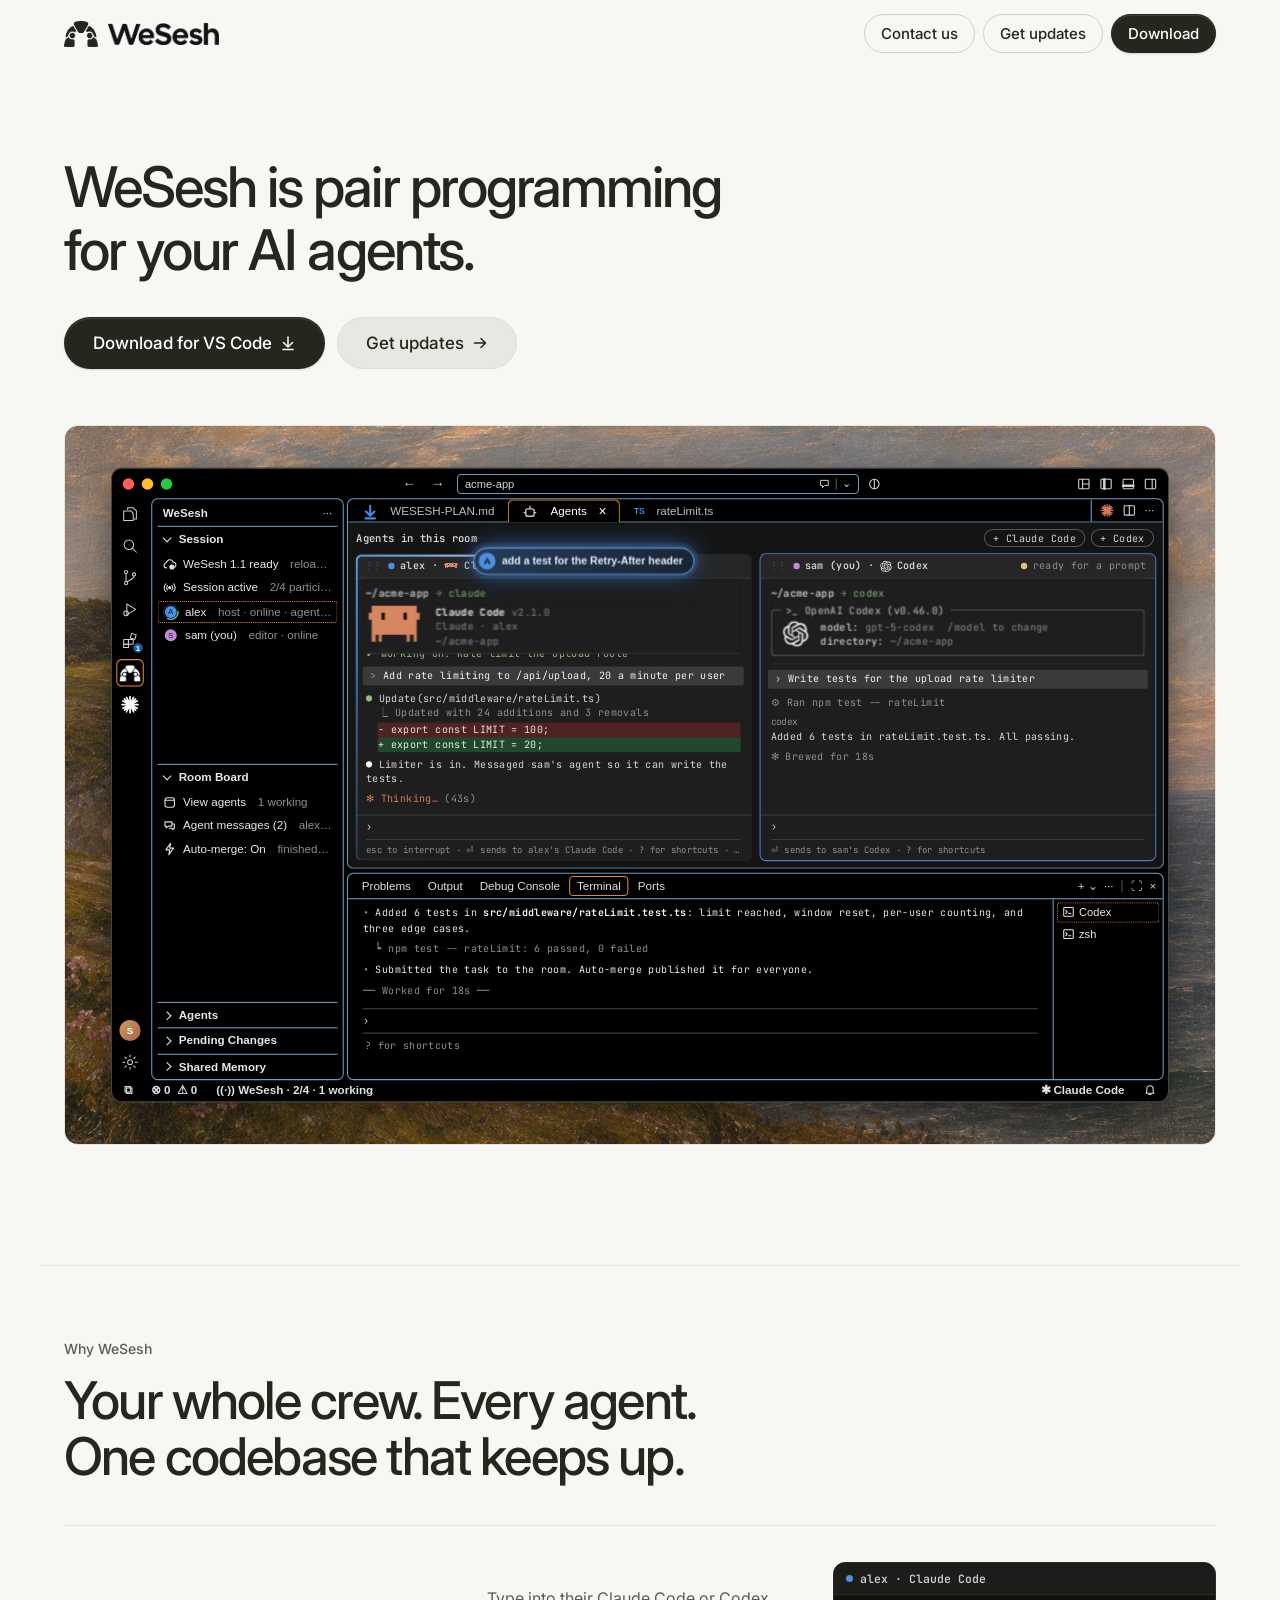
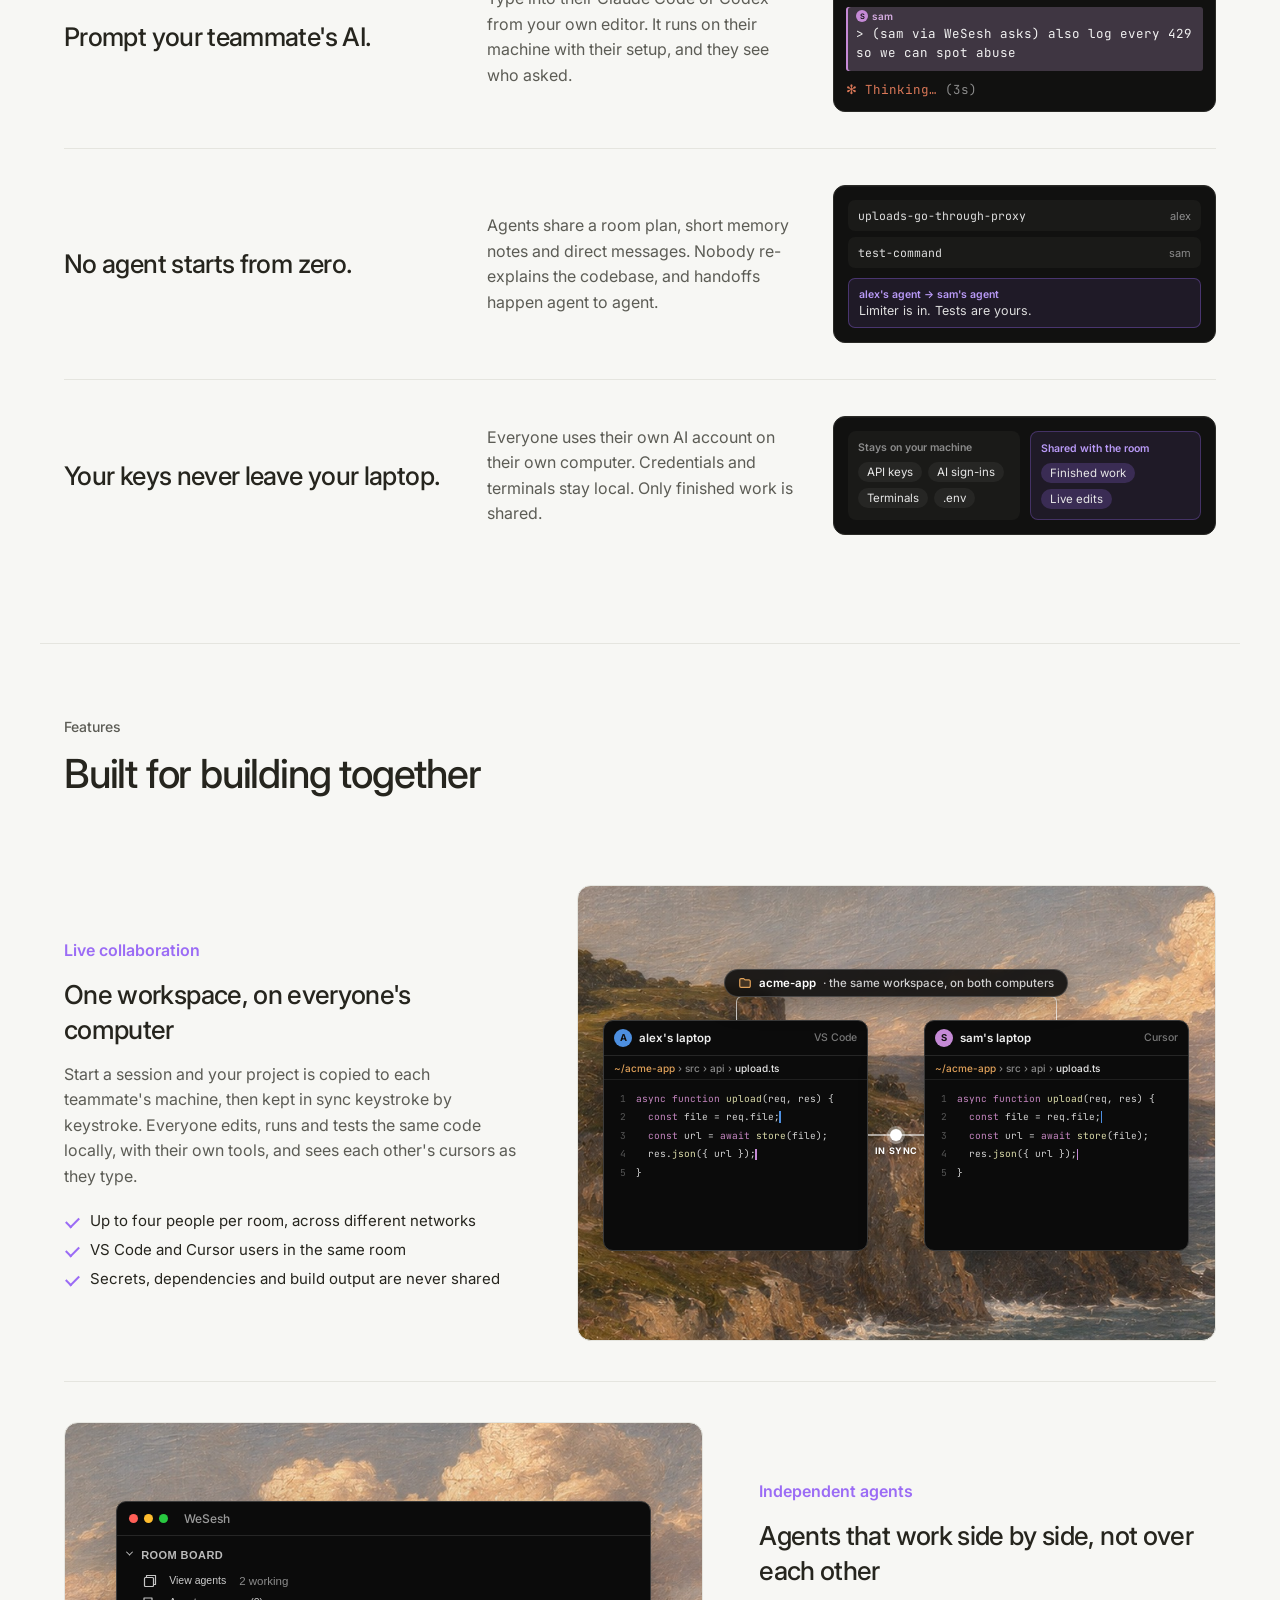
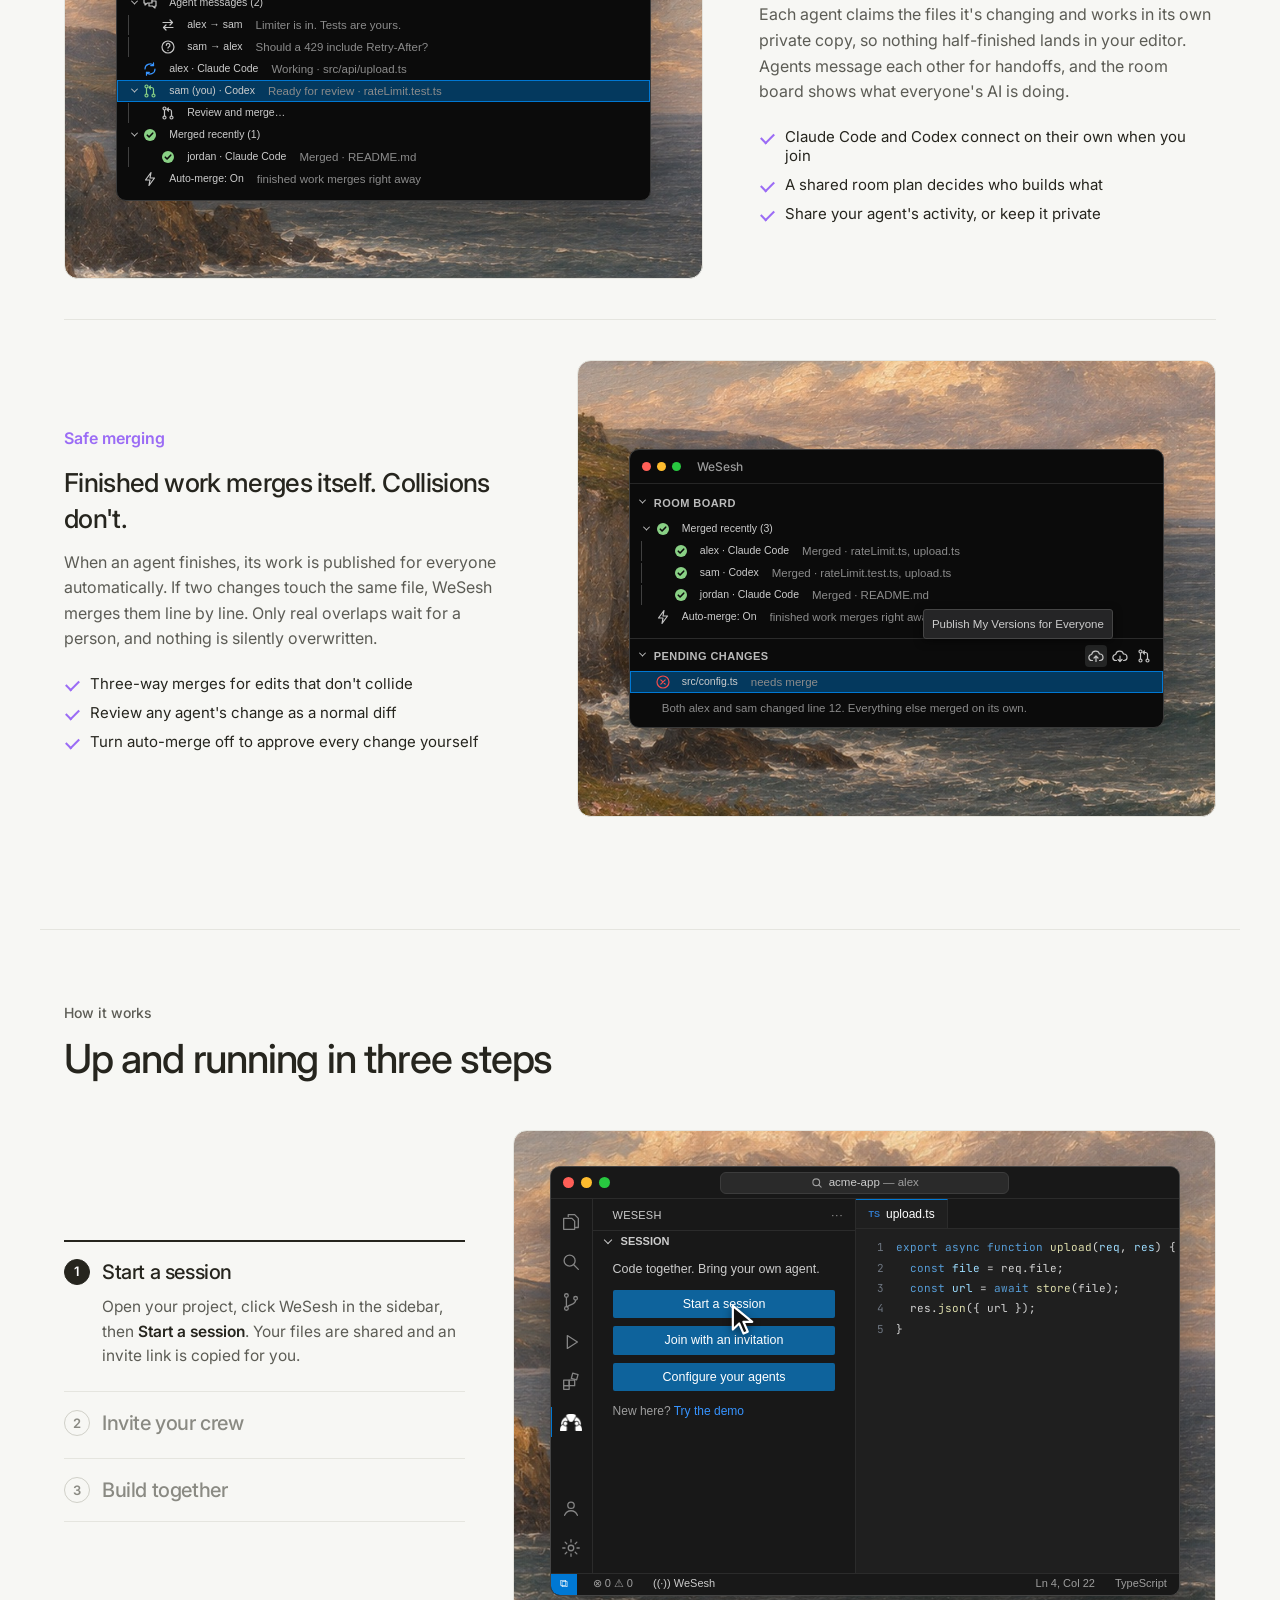
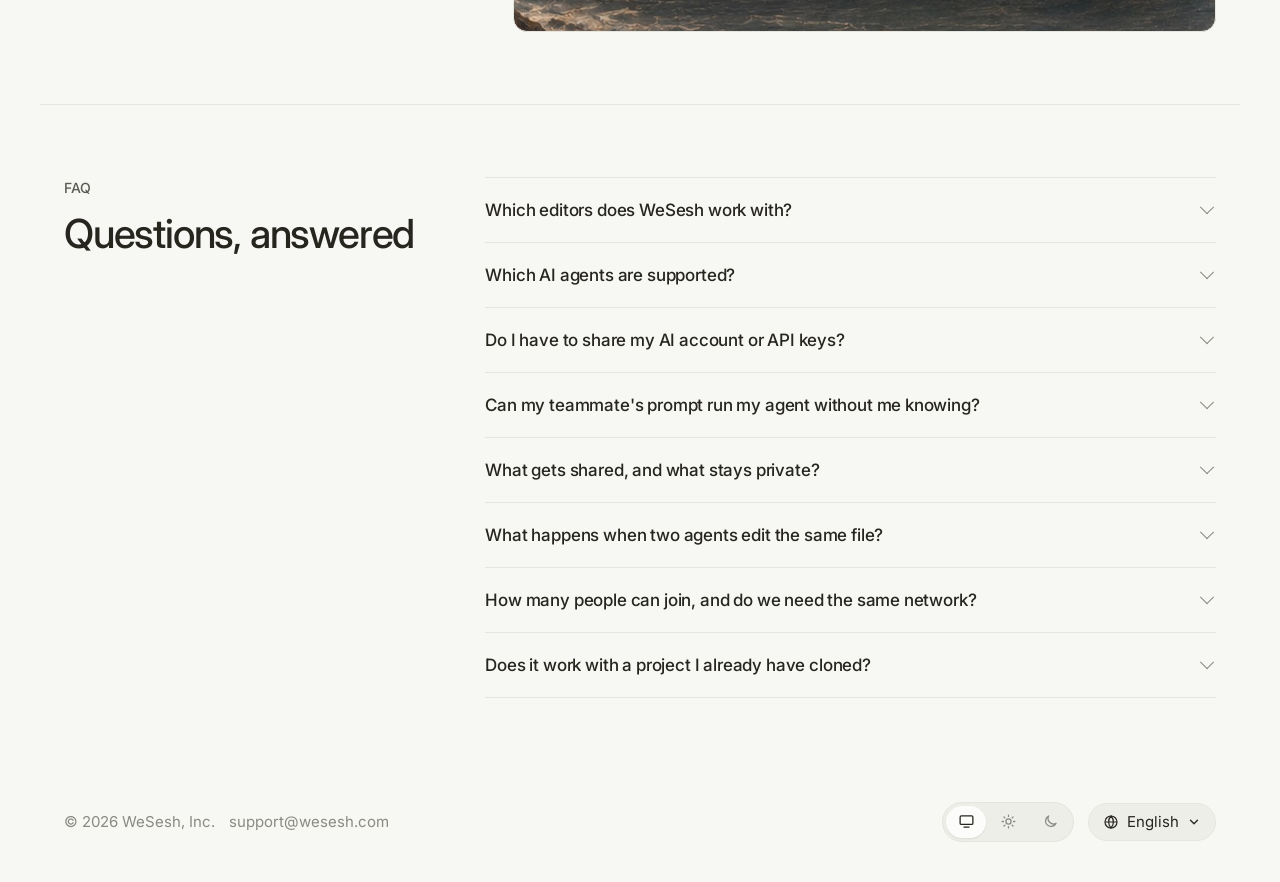
<file: index.html>
<!DOCTYPE html>
<html lang="en">
<head>
  <meta charset="UTF-8" />
  <meta name="viewport" content="width=device-width, initial-scale=1.0" />
  <title>WeSesh</title>
  <meta name="description" content="WeSesh is a VS Code extension for pair programming with your AI agents. Share one workspace, prompt each other's Claude Code and Codex, and let finished work merge itself." />
  <!-- Link previews (X/Twitter, Slack, iMessage, LinkedIn, Discord) -->
  <meta property="og:type" content="website" />
  <meta property="og:site_name" content="WeSesh" />
  <meta property="og:url" content="https://wesesh.com/" />
  <meta property="og:title" content="WeSesh: pair programming for your AI agents" />
  <meta property="og:description" content="A VS Code extension. Share one workspace, prompt each other's Claude Code and Codex, and let finished work merge itself." />
  <meta property="og:image" content="https://wesesh.com/assets/og-v4.png" />
  <meta property="og:image:width" content="1200" />
  <meta property="og:image:height" content="630" />
  <meta property="og:image:alt" content="WeSesh: alex's Claude Code and sam's Codex, each receiving a prompt from the other person, next to the headline Pair programming for your AI agents." />
  <meta name="twitter:card" content="summary_large_image" />
  <meta name="twitter:title" content="WeSesh: pair programming for your AI agents" />
  <meta name="twitter:description" content="A VS Code extension. Share one workspace, prompt each other's Claude Code and Codex, and let finished work merge itself." />
  <meta name="twitter:image" content="https://wesesh.com/assets/og-v4.png" />
  <meta name="twitter:image:alt" content="WeSesh: alex's Claude Code and sam's Codex, each receiving a prompt from the other person, next to the headline Pair programming for your AI agents." />
  <link rel="icon" type="image/png" href="assets/favicon.png" media="(prefers-color-scheme: light)" />
  <link rel="icon" type="image/png" href="assets/favicon-dark.png" media="(prefers-color-scheme: dark)" />
  <link rel="preconnect" href="https://fonts.googleapis.com" />
  <link rel="preconnect" href="https://fonts.gstatic.com" crossorigin />
  <link href="https://fonts.googleapis.com/css2?family=Inter:wght@400;500;600;700&family=JetBrains+Mono:wght@500&display=swap" rel="stylesheet" />
  <script>
    // Apply theme before paint to avoid a flash. Pref: "system" | "light" | "dark".
    (() => {
      const mq = matchMedia('(prefers-color-scheme: dark)');
      const apply = () => {
        const pref = localStorage.getItem('theme') || 'system';
        const dark = pref === 'dark' || (pref === 'system' && mq.matches);
        document.documentElement.dataset.theme = dark ? 'dark' : 'light';
      };
      apply();
      mq.addEventListener('change', apply);
      window.__applyTheme = apply;
    })();
  </script>
  <link rel="stylesheet" href="styles.css" />
  <link rel="stylesheet" href="mock.css" />
  <link rel="stylesheet" href="sections.css" />
</head>
<body>
  <header class="nav">
    <div class="nav-inner">
      <a href="/" class="logo">
        <img class="logo-mark logo-light" src="assets/wesesh-mark.png" alt="" />
        <img class="logo-mark logo-dark" src="assets/wesesh-mark-dark.png" alt="" />
        <img class="logo-light" src="assets/wesesh-logo.png?v=2" alt="WeSesh" />
        <img class="logo-dark" src="assets/wesesh-logo-dark.png?v=2" alt="WeSesh" />
      </a>
      <nav class="nav-actions">
        <a href="mailto:support@wesesh.com" class="btn btn-ghost">Contact us</a>
        <a href="#updates" class="btn btn-ghost" data-open-updates>Get updates</a>
        <a href="https://marketplace.visualstudio.com/items?itemName=wesesh.wesesh" class="btn btn-primary" target="_blank" rel="noopener">Download</a>
      </nav>
    </div>
  </header>

  <main>
    <section class="hero">
      <h1>
        WeSesh is pair programming<br />
        for your AI agents.
      </h1>
      <div class="hero-ctas">
        <a href="https://marketplace.visualstudio.com/items?itemName=wesesh.wesesh" class="btn btn-primary btn-lg" target="_blank" rel="noopener">
          Download for VS Code
          <svg class="btn-icon" viewBox="0 0 16 16" aria-hidden="true">
            <path d="M8 2v10M3.5 7.5 8 12l4.5-4.5M3 14.5h10" fill="none" stroke="currentColor" stroke-width="1.5" stroke-linecap="round" stroke-linejoin="round"/>
          </svg>
        </a>
        <!-- Product updates sign-up (Netlify Forms collects submissions) -->
        <form class="updates" id="updates" name="updates" method="POST" data-netlify="true" netlify-honeypot="bot-field">
          <input type="hidden" name="form-name" value="updates" />
          <p hidden><label>Leave this empty: <input name="bot-field" /></label></p>
          <label class="updates-field">
            <span class="sr-only">Email address</span>
            <input type="email" name="email" placeholder="you@email.com" required autocomplete="email" tabindex="-1" />
          </label>
          <button type="button" class="btn btn-secondary btn-lg updates-btn">
            <span class="ub-label">Get updates</span>
            <svg class="btn-icon" viewBox="0 0 16 16" aria-hidden="true">
              <path d="M2.5 8h11M9 3.5 13.5 8 9 12.5" fill="none" stroke="currentColor" stroke-width="1.5" stroke-linecap="round" stroke-linejoin="round"/>
            </svg>
          </button>
          <p class="updates-msg" role="status" aria-live="polite"></p>
        </form>
      </div>
    </section>

    <section class="showcase">
      <div class="showcase-frame">
        <img class="showcase-bg" src="assets/hero.jpg?v=2" alt="" />
        <div class="mock-stage">
          <div class="win" aria-label="WeSesh running inside VS Code">
            <!-- Title bar -->
            <div class="tb">
              <div class="lights"><i></i><i></i><i></i></div>
              <div class="tb-center">
                <span class="hv">&larr;</span><span class="hv">&rarr;</span>
                <div class="cmd"><span>acme-app</span><span class="cmd-r"><svg viewBox="0 0 16 16"><path d="M3 3h10v7H8l-3 3v-3H3z"/></svg><span class="sep"></span>&#8964;</span></div>
                <svg class="tb-ic" viewBox="0 0 16 16"><circle cx="8" cy="8" r="5.5"/><path d="M8 2.5v11" /></svg>
              </div>
              <div class="tb-right">
                <svg viewBox="0 0 16 16"><rect x="2" y="2.5" width="12" height="11" rx="1"/><path d="M6.5 2.5v11M6.5 8H14"/></svg>
                <svg viewBox="0 0 16 16"><rect x="2" y="2.5" width="12" height="11" rx="1"/><path d="M6 2.5v11" stroke-width="3"/></svg>
                <svg viewBox="0 0 16 16"><rect x="2" y="2.5" width="12" height="11" rx="1"/><path d="M2 10h12" stroke-width="3"/></svg>
                <svg viewBox="0 0 16 16"><rect x="2" y="2.5" width="12" height="11" rx="1"/><path d="M10 2.5v11"/></svg>
              </div>
            </div>

            <div class="wb">
              <!-- Activity bar -->
              <nav class="ab">
                <span class="abi" data-tip="Explorer. Everyone has their own local copy of the project; WeSesh keeps the shared files in sync."><svg viewBox="0 0 24 24"><path d="M9 6V4h7l4 4v10h-3"/><path d="M4 8h9l3 3v9H4z"/></svg></span>
                <span class="abi"><svg viewBox="0 0 24 24"><circle cx="10.5" cy="10.5" r="6"/><path d="m15 15 5 5"/></svg></span>
                <span class="abi"><svg viewBox="0 0 24 24"><circle cx="7" cy="5" r="2"/><circle cx="7" cy="19" r="2"/><circle cx="17" cy="8" r="2"/><path d="M7 7v10M17 10c0 4-4 4-9 7"/></svg></span>
                <span class="abi"><svg viewBox="0 0 24 24"><path d="M8 5v14l11-7z"/><circle cx="7" cy="17" r="3"/></svg></span>
                <span class="abi"><svg viewBox="0 0 24 24"><rect x="4" y="10" width="6" height="6"/><rect x="10" y="10" width="6" height="6"/><rect x="4" y="16" width="6" height="4"/><rect x="13" y="3" width="6" height="6" transform="rotate(15 16 6)"/></svg><b class="badge">1</b></span>
                <span class="abi on" data-tip="WeSesh lives in the Activity Bar: start a session, invite a friend, and see the room."><i class="ws-icon"></i></span>
                <span class="abi" data-tip="Your own Claude Code, with your own account. Nothing is shared but the work."><svg class="claude-mark" viewBox="0 0 24 24"><path d="M12 2v20M2 12h20M5 5l14 14M19 5 5 19M7.5 3l9 18M16.5 3l-9 18M3 7.5l18 9M3 16.5l18-9"/></svg></span>
                <span class="ab-fill"></span>
                <span class="abi"><span class="me">S</span></span>
                <span class="abi"><svg viewBox="0 0 24 24"><circle cx="12" cy="12" r="3"/><path d="M12 3v2.5M12 18.5V21M3 12h2.5M18.5 12H21M5.6 5.6l1.8 1.8M16.6 16.6l1.8 1.8M5.6 18.4l1.8-1.8M16.6 7.4l1.8-1.8"/></svg></span>
              </nav>

              <!-- Sidebar -->
              <aside class="sb box">
                <div class="sb-head"><b>WeSesh</b><span>&middot;&middot;&middot;</span></div>
                <div class="sec open grow">
                  <div class="sec-t">Session</div>
                  <div class="sec-b">
                    <div class="row" data-tip="Updates install themselves, so everyone in the room stays on the same version."><svg class="ri" viewBox="0 0 16 16"><path d="M4.5 12a3 3 0 0 1-.3-6A4 4 0 0 1 12 5.5a3 3 0 0 1 .5 6"/><circle cx="10.5" cy="11" r="3" fill="currentColor" stroke="none"/></svg>WeSesh 1.1 ready <em>reload to switch</em></div>
                    <div class="row" data-tip="One invite link, up to four people. Works across different networks."><svg class="ri" viewBox="0 0 16 16"><circle cx="8" cy="8" r="1.2" fill="currentColor"/><path d="M5.5 5.5a3.5 3.5 0 0 0 0 5M10.5 5.5a3.5 3.5 0 0 1 0 5M3.5 3.5a6.4 6.4 0 0 0 0 9M12.5 3.5a6.4 6.4 0 0 1 0 9"/></svg>Session active <em>2/4 participants</em></div>
                    <div class="row sel" data-tip="Their agent is working right now. Click to watch it in View agents."><svg class="av working" viewBox="0 0 24 24"><circle cx="12" cy="12" r="9" fill="#4d8fe0"/><text x="12" y="15.5" text-anchor="middle">A</text><g class="spin"><circle cx="12" cy="12" r="11" fill="none" stroke="#4d8fe0" stroke-opacity="0.35" stroke-width="1.5"/><circle class="arc" cx="12" cy="12" r="11" fill="none" stroke="#7ec699" stroke-width="2" stroke-linecap="round" stroke-dasharray="22 47"/></g></svg>alex <em>host &middot; online &middot; agent working</em></div>
                    <div class="row" data-tip="That's you. Click a person to follow their cursor."><svg class="av" data-sam-av viewBox="0 0 24 24"><circle cx="12" cy="12" r="9" fill="#c58ad6"/><text x="12" y="15.5" text-anchor="middle">S</text><g class="spin"><circle cx="12" cy="12" r="11" fill="none" stroke="#c58ad6" stroke-opacity="0.35" stroke-width="1.5"/><circle class="arc" cx="12" cy="12" r="11" fill="none" stroke="#7ec699" stroke-width="2" stroke-linecap="round" stroke-dasharray="22 47"/></g></svg>sam (you) <em data-sam-desc>editor &middot; online</em></div>
                  </div>
                </div>
                <div class="sec open grow">
                  <div class="sec-t">Room Board</div>
                  <div class="sec-b">
                    <div class="row" data-tip="See everyone's agent, what it's working on, and the conversation they chose to share."><svg class="ri" viewBox="0 0 16 16"><rect x="2.5" y="2.5" width="11" height="11" rx="2.5"/><path d="M2.5 5.5h11"/></svg>View agents <em data-sum>1 working</em></div>
                    <div class="row" data-tip="Agents message each other directly: questions, dependency notices and handoffs."><svg class="ri" viewBox="0 0 16 16"><path d="M2.5 3.5h8v5h-4l-2.5 2v-2h-1.5z"/><path d="M10.5 6h3v5H12v1.5L10 11H7.5"/></svg>Agent messages (2) <em>alex &rarr; sam: limiter is in</em></div>
                    <div class="row" data-tip="Each agent works in a private copy. When it finishes, the work merges for everyone. Overlaps get a three-way merge."><svg class="ri" viewBox="0 0 16 16"><path d="M9 1.5 3.5 9H8l-1 5.5L12.5 7H8z"/></svg>Auto-merge: On <em>finished work merges right away</em></div>
                  </div>
                </div>
                <div class="sec"><div class="sec-t">Agents</div><div class="sec-b">
                  <div class="row" data-tip="Claude Code and Codex connect on their own when you join a room. No config files, no terminal setup."><svg class="ri" viewBox="0 0 16 16"><path d="M6 2v3M10 2v3M4.5 5h7v3a3.5 3.5 0 0 1-7 0zM8 11.5V14"/></svg>Claude Code <em>Connected</em></div>
                  <div class="row"><svg class="ri" viewBox="0 0 16 16"><path d="M6 2v3M10 2v3M4.5 5h7v3a3.5 3.5 0 0 1-7 0zM8 11.5V14"/></svg>Codex <em>Connected</em></div>
                </div></div>
                <div class="sec"><div class="sec-t">Pending Changes</div><div class="sec-b">
                  <div class="row" data-tip="With auto-merge on, this only lists edits that overlap and need a person."><svg class="ri" viewBox="0 0 16 16"><circle cx="8" cy="8" r="5.5"/><path d="m5.5 8 1.8 1.8L10.5 6.5"/></svg>Nothing needs you <em>all merged</em></div>
                </div></div>
                <div class="sec"><div class="sec-t">Shared Memory</div><div class="sec-b">
                  <div class="row" data-tip="Short room facts every agent can read, so nobody re-explains the codebase."><svg class="ri" viewBox="0 0 16 16"><path d="M3 2.5h7l3 3v8H3z"/><path d="M5.5 7h5M5.5 9.5h5"/></svg>uploads-go-through-proxy <em>alex</em></div>
                  <div class="row"><svg class="ri" viewBox="0 0 16 16"><path d="M3 2.5h7l3 3v8H3z"/><path d="M5.5 7h5M5.5 9.5h5"/></svg>test-command <em>sam</em></div>
                </div></div>
              </aside>

              <div class="mn">
                <!-- Editor -->
                <section class="ed box">
                  <div class="tabs">
                    <span class="tab" data-view="plan"><svg class="ti md" viewBox="0 0 16 16"><path d="M8 2v9M4 7.5 8 11.5l4-4M3.5 14h9"/></svg>WESESH-PLAN.md</span>
                    <span class="tab on" data-view="agents"><svg class="ti" viewBox="0 0 16 16"><rect x="4" y="5" width="8" height="7" rx="2"/><path d="M8 2.5V5M2.5 8.5h1.5M12 8.5h1.5"/></svg>Agents<span class="x">&times;</span></span>
                    <span class="tab" data-view="code"><b class="ti ts">TS</b>rateLimit.ts</span>
                    <span class="tabs-fill"></span>
                    <span class="tabs-r">
                      <svg class="claude-mark" viewBox="0 0 24 24"><path d="M12 2v20M2 12h20M5 5l14 14M19 5 5 19M7.5 3l9 18M16.5 3l-9 18M3 7.5l18 9M3 16.5l18-9"/></svg>
                      <svg viewBox="0 0 16 16"><rect x="2" y="2.5" width="12" height="11" rx="1"/><path d="M8 2.5v11"/></svg>
                      <span>&middot;&middot;&middot;</span>
                    </span>
                  </div>

                  <div class="views">
                    <!-- View agents: one card per agent terminal -->
                    <div class="view on agents" data-view="agents">
                      <div class="ag-head">
                        <b>Agents in this room</b>
                        <span class="chips"><span class="chip" data-tip="Open a new Claude Code terminal in this folder">+ Claude Code</span><span class="chip" data-tip="Open a new Codex terminal in this folder">+ Codex</span></span>
                      </div>
                      <div class="panes">
                        <!-- alex: Claude Code -->
                        <section class="term working" id="card-alex" style="--me:#4d8fe0" data-tip="Alex's Claude Code, live. Type a prompt here and it goes straight into their terminal. They see who asked.">
                          <div class="ctab"><span class="grip">&#8942;&#8942;</span><span class="dotav" style="background:#4d8fe0"></span><b>alex &middot; </b><svg class="cc-glyph" viewBox="0 0 18 6"><use href="#cc"/></svg><b>Claude Code</b></div>
                          <div class="screen">
                            <div class="shead">
                              <p class="cwd"><b>~/acme-app</b> &rarr; <span>claude</span></p>
                              <div class="cc-top">
                                <svg class="cc-logo" viewBox="0 0 18 6" preserveAspectRatio="none"><g id="cc"><rect x="2" y="0" width="14" height="4" fill="#d7875f"/><rect x="1" y="1" width="1" height="1" fill="#d7875f"/><rect x="16" y="1" width="1" height="1" fill="#d7875f"/><rect x="5" y="1" width="1" height="1" fill="#000"/><rect x="12" y="1" width="1" height="1" fill="#000"/><rect x="2" y="4" width="1" height="1" fill="#d7875f"/><rect x="4" y="4" width="1" height="1" fill="#d7875f"/><rect x="13" y="4" width="1" height="1" fill="#d7875f"/><rect x="15" y="4" width="1" height="1" fill="#d7875f"/></g></svg>
                                <pre><b>Claude Code</b> <span class="dim">v2.1.0</span>
<span class="dim">Claude &middot; alex</span>
<span class="dim">~/acme-app</span></pre>
                              </div>
                            </div>
                            <p class="notice">&#10004; Working on: Rate limit the upload route</p>
                            <p class="e user">Add rate limiting to /api/upload, 20 a minute per user</p>
                            <p class="e tool">Update(src/middleware/rateLimit.ts)<span class="res">&#9151; Updated with 24 additions and 3 removals</span><span class="diff"><span class="del">- export const LIMIT = 100;</span><span class="add">+ export const LIMIT = 20;</span></span></p>
                            <p class="e assistant">Limiter is in. Messaged sam's agent so it can write the tests.</p>
                            <p class="live"><span class="star">&#10043;</span> Thinking&hellip; <span class="dim">(<span data-timer="41">41</span>s)</span></p>
                          </div>
                          <div class="cin"><div class="crow"><span>&rsaquo;</span></div><div class="hint">esc to interrupt &middot; &#9166; sends to alex's Claude Code &middot; ? for shortcuts &middot; they see who asked</div></div>
                        </section>

                        <!-- sam (you): Codex -->
                        <section class="term you codex" id="card-sam" style="--me:#c58ad6" data-tip="Your Codex, in the same room. Its work merges for everyone when it finishes.">
                          <div class="ctab"><span class="grip">&#8942;&#8942;</span><span class="dotav" style="background:#c58ad6"></span><b>sam (you) &middot; </b><svg class="cx-glyph" viewBox="0 0 24 24"><use href="#openai"/></svg><b>Codex</b><span class="cstate" data-state><i></i>ready for a prompt</span></div>
                          <div class="screen">
                            <div class="shead">
                              <p class="cwd"><b>~/acme-app</b> &rarr; <span>codex</span></p>
                              <div class="cx-box">
                                <span class="legend">&gt;_ OpenAI Codex (v0.46.0)</span>
                                <svg class="cx-mark" viewBox="0 0 24 24"><path id="openai" d="M22.2819 9.8211a5.9847 5.9847 0 0 0-.5157-4.9108 6.0462 6.0462 0 0 0-6.5098-2.9A6.0651 6.0651 0 0 0 4.9807 4.1818a5.9847 5.9847 0 0 0-3.9977 2.9 6.0462 6.0462 0 0 0 .7427 7.0966 5.98 5.98 0 0 0 .511 4.9107 6.051 6.051 0 0 0 6.5146 2.9001A5.9847 5.9847 0 0 0 13.2599 24a6.0557 6.0557 0 0 0 5.7718-4.2058 5.9894 5.9894 0 0 0 3.9977-2.9001 6.0557 6.0557 0 0 0-.7475-7.0729zm-9.022 12.6081a4.4755 4.4755 0 0 1-2.8764-1.0408l.1419-.0804 4.7783-2.7582a.7948.7948 0 0 0 .3927-.6813v-6.7369l2.02 1.1686a.071.071 0 0 1 .038.052v5.5826a4.504 4.504 0 0 1-4.4945 4.4944zm-9.6607-4.1254a4.4708 4.4708 0 0 1-.5346-3.0137l.142.0852 4.783 2.7582a.7712.7712 0 0 0 .7806 0l5.8428-3.3685v2.3324a.0804.0804 0 0 1-.0332.0615L9.74 19.9502a4.4992 4.4992 0 0 1-6.1408-1.6464zM2.3408 7.8956a4.485 4.485 0 0 1 2.3655-1.9728V11.6a.7664.7664 0 0 0 .3879.6765l5.8144 3.3543-2.0201 1.1685a.0757.0757 0 0 1-.071 0l-4.8303-2.7865A4.504 4.504 0 0 1 2.3408 7.872zm16.5963 3.8558L13.1038 8.364 15.1192 7.2a.0757.0757 0 0 1 .071 0l4.8303 2.7913a4.4944 4.4944 0 0 1-.6765 8.1042v-5.6772a.79.79 0 0 0-.407-.667zm2.0107-3.0231l-.142-.0852-4.7735-2.7818a.7759.7759 0 0 0-.7854 0L9.409 9.2297V6.8974a.0662.0662 0 0 1 .0284-.0615l4.8303-2.7866a4.4992 4.4992 0 0 1 6.6802 4.66zM8.3065 12.863l-2.02-1.1638a.0804.0804 0 0 1-.038-.0567V6.0742a4.4992 4.4992 0 0 1 7.3757-3.4537l-.142.0805L8.704 5.459a.7948.7948 0 0 0-.3927.6813zm1.0976-2.3654l2.602-1.4998 2.6069 1.4998v2.9994l-2.5974 1.4997-2.6067-1.4997Z"/></svg>
                                <div><div class="kv"><b>model:</b> gpt-5-codex &nbsp;/model to change</div><div class="kv"><b>directory:</b> ~/acme-app</div></div>
                              </div>
                            </div>
                            <p class="e user">Write tests for the upload rate limiter</p>
                            <p class="e tool">Ran npm test -- rateLimit</p>
                            <p class="e assistant"><span class="lbl">codex</span>Added 6 tests in rateLimit.test.ts. All passing.</p>
                            <p class="e brew">Brewed for 18s</p>
                          </div>
                          <div class="cin"><div class="crow"><span>&rsaquo;</span></div><div class="hint">&#9166; sends to sam's Codex &middot; ? for shortcuts</div></div>
                        </section>
                      </div>
                      <div class="flight" aria-hidden="true"></div>
                    </div>

                    <!-- The room plan: a normal shared file people edit and agents read -->
                    <div class="view doc" data-view="plan" data-tip="The room plan is an ordinary shared file. Each person's AI only takes the lines with their name.">
                      <p class="h"># Room plan</p>
                      <p>&nbsp;</p>
                      <p>Goal: Harden the upload API</p>
                      <p>&nbsp;</p>
                      <p class="dim">One line per piece of work. Each person's AI takes only the lines with their name.</p>
                      <p>&nbsp;</p>
                      <p>- [x] Rate limit uploads &middot; files: src/middleware/rateLimit.ts &middot; owner: alex/Claude Code</p>
                      <p>- [x] Limiter tests &middot; files: src/middleware/rateLimit.test.ts &middot; owner: sam/Codex</p>
                      <p>- [ ] Retry-After header &middot; files: src/api/upload.ts &middot; owner: alex/Claude Code</p>
                      <p>- [ ] Document limits &middot; files: README.md &middot; owner: sam</p>
                    </div>

                    <!-- Code: live editing with remote cursors -->
                    <div class="view code" data-view="code">
<pre><span class="n">1</span><span class="k">import</span> type { <span class="t">Request</span>, <span class="t">Response</span>, <span class="t">NextFunction</span> } <span class="k">from</span> <span class="s">"express"</span>;
<span class="n">2</span>
<span class="n">3</span><span class="k">export const</span> <span class="c">WINDOW_MS</span> = <span class="m">60_000</span>;
<span class="n">4</span><span class="k">export const</span> <span class="c">LIMIT</span> = <span class="m">20</span>;
<span class="n">5</span><span class="k">const</span> hits = <span class="k">new</span> <span class="t">Map</span>&lt;<span class="t">string</span>, <span class="t">number</span>[]&gt;();
<span class="n">6</span>
<span class="n">7</span><span class="k">export function</span> <span class="f">rateLimit</span>(req: <span class="t">Request</span>, res: <span class="t">Response</span>, next: <span class="t">NextFunction</span>) {
<span class="n">8</span>  <span class="k">const</span> now = <span class="t">Date</span>.<span class="f">now</span>();
<span class="n">9</span>  <span class="k">const</span> recent = (hits.<span class="f">get</span>(req.ip) ?? []).<span class="f">filter</span>((t) =&gt; now - t &lt; <span class="c">WINDOW_MS</span>);
<span class="n">10</span>  <span class="k">if</span> (recent.length &gt;= <span class="c">LIMIT</span>) <span class="k">return</span> res.<span class="f">status</span>(<span class="m">429</span>).<span class="f">end</span>();<span class="rcur" data-tip="Live editing: everyone's cursor shows in their color, with their name floating above it."><span class="rbadge">alex</span></span>
<span class="n">11</span>  hits.<span class="f">set</span>(req.ip, [...recent, now]);
<span class="n">12</span>  <span class="f">next</span>();
<span class="n">13</span>}</pre>
                    </div>
                  </div>
                </section>

                <!-- Bottom panel: your own local terminal (WeSesh never shares terminals) -->
                <section class="pn box">
                  <div class="pn-tabs">
                    <span class="pt">Problems</span><span class="pt">Output</span><span class="pt">Debug Console</span><span class="pt on">Terminal</span><span class="pt">Ports</span>
                    <span class="tabs-fill"></span>
                    <span class="pn-r">+ &#8964; &nbsp;&middot;&middot;&middot; <span class="vsep"></span> &#9974; &nbsp;&times;</span>
                  </div>
                  <div class="pn-body">
                    <div class="term-out" data-tip="Your own terminal, on your machine. WeSesh never shares terminals or credentials; only finished work is shared.">
                      <div><span class="b">&bull;</span> Added 6 tests in <b>src/middleware/rateLimit.test.ts</b>: limit reached, window reset, per-user counting, and three edge cases.</div>
                      <div class="dim">&nbsp; &#9493; npm test -- rateLimit: 6 passed, 0 failed</div>
                      <div><span class="b">&bull;</span> Submitted the task to the room. Auto-merge published it for everyone.</div>
                      <div class="dim">&#9472;&#9472; Worked for 18s &#9472;&#9472;</div>
                      <div class="t-input"><span>&rsaquo;</span></div>
                      <div class="dim t-foot">? for shortcuts</div>
                    </div>
                    <div class="tlist">
                      <div class="tl on"><svg viewBox="0 0 16 16"><rect x="2" y="2.5" width="12" height="11" rx="1"/><path d="m4.5 6 2 2-2 2M8 10h3"/></svg>Codex</div>
                      <div class="tl"><svg viewBox="0 0 16 16"><rect x="2" y="2.5" width="12" height="11" rx="1"/><path d="m4.5 6 2 2-2 2M8 10h3"/></svg>zsh</div>
                    </div>
                  </div>
                </section>
              </div>
            </div>

            <!-- Status bar -->
            <div class="st">
              <span class="st-remote">&#10697;</span>
              <span>&#8855; 0 &nbsp;&#9888; 0</span>
              <span data-tip="Session controls: copy an invite, change permissions, leave or end the session.">((&middot;)) WeSesh &middot; 2/4 &middot; <span data-status>1 working</span></span>
              <span class="tabs-fill"></span>
              <span>&#10033; Claude Code</span>
              <span><svg class="st-ic" viewBox="0 0 16 16"><path d="M4 11V7a4 4 0 0 1 8 0v4l1 1.5H3zM6.5 14h3"/></svg></span>
            </div>

            <!-- VS Code notification toast -->
            <div class="toast" data-toast><svg viewBox="0 0 16 16"><circle cx="8" cy="8" r="6"/><path d="M8 7.5v4M8 5h0"/></svg><span data-toast-text><b>alex</b> prompted your Codex: add a test for the Retry-After header</span><span class="tx">&times;</span></div>
          </div>
          <div class="tip" role="tooltip"></div>
        </div>
      </div>
    </section>

    <!-- 03 · Value proposition -->
    <section class="sec-block why" id="why">
      <div class="why-head">
        <p class="eyebrow">Why WeSesh</p>
        <h2>Your whole crew. Every agent.<br />One codebase that keeps up.</h2>
      </div>

      <div class="why-row">
        <h3>Prompt your teammate's AI.</h3>
        <p>Type into their Claude Code or Codex from your own editor. It runs on their machine with their setup, and they see who asked.</p>
        <div class="why-art">
          <div class="art-term">
            <div class="art-tab"><span class="d" style="--c:#4d8fe0"></span>alex &middot; Claude Code</div>
            <div class="art-line friend" style="--c:#c58ad6"><span class="tag"><i>S</i>sam</span>&gt; (sam via WeSesh asks) also log every 429 so we can spot abuse</div>
            <div class="art-line or">&#10043; Thinking&hellip; <span>(3s)</span></div>
          </div>
        </div>
      </div>

      <div class="why-row">
        <h3>No agent starts from zero.</h3>
        <p>Agents share a room plan, short memory notes and direct messages. Nobody re-explains the codebase, and handoffs happen agent to agent.</p>
        <div class="why-art">
          <div class="art-list">
            <div class="art-fact"><span class="k">uploads-go-through-proxy</span><span class="by">alex</span></div>
            <div class="art-fact"><span class="k">test-command</span><span class="by">sam</span></div>
            <div class="art-msg"><span>alex's agent &rarr; sam's agent</span>Limiter is in. Tests are yours.</div>
          </div>
        </div>
      </div>

      <div class="why-row">
        <h3>Your keys never leave your laptop.</h3>
        <p>Everyone uses their own AI account on their own computer. Credentials and terminals stay local. Only finished work is shared.</p>
        <div class="why-art">
          <div class="art-split">
            <div class="col">
              <span class="lbl">Stays on your machine</span>
              <span class="tok">API keys</span><span class="tok">AI sign-ins</span><span class="tok">Terminals</span><span class="tok">.env</span>
            </div>
            <div class="col shared">
              <span class="lbl">Shared with the room</span>
              <span class="tok">Finished work</span><span class="tok">Live edits</span>
            </div>
          </div>
        </div>
      </div>
    </section>

    <!-- 04 · Feature deep dives -->
    <section class="sec-block" id="features">
      <div class="sec-head">
        <p class="eyebrow">Features</p>
        <h2>Built for building together</h2>
      </div>

      <div class="feature">
        <div class="feature-copy">
          <p class="feature-tag">Live collaboration</p>
          <h3>One workspace, on everyone's computer</h3>
          <p>Start a session and your project is copied to each teammate's machine, then kept in sync keystroke by keystroke. Everyone edits, runs and tests the same code locally, with their own tools, and sees each other's cursors as they type.</p>
          <ul class="checks">
            <li>Up to four people per room, across different networks</li>
            <li>VS Code and Cursor users in the same room</li>
            <li>Secrets, dependencies and build output are never shared</li>
          </ul>
        </div>
        <div class="feature-visual collab" style="--pos: 18% 40%" aria-label="One workspace copied to two laptops, staying in sync as alex and sam type">
          <div class="ws-banner">
            <span class="ws-pill"><svg viewBox="0 0 16 16"><path d="M2 4.5A1.5 1.5 0 0 1 3.5 3h3l1.5 1.5h4.5A1.5 1.5 0 0 1 14 6v5.5a1.5 1.5 0 0 1-1.5 1.5h-9A1.5 1.5 0 0 1 2 11.5z"/></svg><b>acme-app</b> &middot; the same workspace, on both computers</span>
            <span class="ws-bracket"></span>
          </div>
          <div class="dual">
            <div class="machine">
              <div class="ed-pane" data-pane="alex">
                <div class="ed-head"><i class="ed-av" style="--c:#4d8fe0">A</i><b>alex's laptop</b><span>VS Code</span></div>
                <div class="ed-crumb"><span class="ws">~/acme-app</span> &rsaquo; src &rsaquo; api &rsaquo; <b>upload.ts</b></div>
                <pre class="ed-code"></pre>
              </div>
            </div>
            <div class="sync" aria-hidden="true"><span class="sync-dot"></span><span class="sync-lbl">in sync</span></div>
            <div class="machine">
              <div class="ed-pane" data-pane="sam">
                <div class="ed-head"><i class="ed-av" style="--c:#c58ad6">S</i><b>sam's laptop</b><span>Cursor</span></div>
                <div class="ed-crumb"><span class="ws">~/acme-app</span> &rsaquo; src &rsaquo; api &rsaquo; <b>upload.ts</b></div>
                <pre class="ed-code"></pre>
              </div>
            </div>
          </div>
        </div>
      </div>

      <div class="feature flip">
        <div class="feature-copy">
          <p class="feature-tag">Independent agents</p>
          <h3>Agents that work side by side, not over each other</h3>
          <p>Each agent claims the files it's changing and works in its own private copy, so nothing half-finished lands in your editor. Agents message each other for handoffs, and the room board shows what everyone's AI is doing.</p>
          <ul class="checks">
            <li>Claude Code and Codex connect on their own when you join</li>
            <li>A shared room plan decides who builds what</li>
            <li>Share your agent's activity, or keep it private</li>
          </ul>
        </div>
        <div class="feature-visual" style="--pos: 70% 30%">
          <div class="fv-win">
            <div class="fv-bar"><i></i><i></i><i></i><span>WeSesh</span></div>
            <div class="tree">
              <div class="tree-sec"><i class="tw open"></i>Room Board</div>
              <div class="tr "><span class="twc"></span><span class="ti "><svg viewBox="0 0 16 16"><rect x="2.5" y="4.5" width="9" height="9" rx="1"/><path d="M4.5 4.5v-2h9v9h-2"/></svg></span><span class="tl">View agents</span><span class="td">2 working</span></div>
              <div class="tr "><span class="twc"><i class="tw open"></i></span><span class="ti "><svg viewBox="0 0 16 16"><path d="M2 3h8v5H5.5L3 10V8H2z"/><path d="M10 6h4v5h-1v2l-2.5-2H7V8.5"/></svg></span><span class="tl">Agent messages (2)</span></div>
              <div class="tr "><i class="guide"></i><span class="twc"></span><span class="ti "><svg viewBox="0 0 16 16"><path d="M3 5.5h9.5M10 3l2.5 2.5L10 8M13 10.5H3.5M6 8l-2.5 2.5L6 13"/></svg></span><span class="tl">alex &rarr; sam</span><span class="td">Limiter is in. Tests are yours.</span></div>
              <div class="tr "><i class="guide"></i><span class="twc"></span><span class="ti "><svg viewBox="0 0 16 16"><circle cx="8" cy="8" r="6"/><path d="M6.3 6.3a1.8 1.8 0 1 1 2.5 1.6c-.5.3-.8.6-.8 1.2M8 11.3v.2"/></svg></span><span class="tl">sam &rarr; alex</span><span class="td">Should a 429 include Retry-After?</span></div>
              <div class="tr "><span class="twc"></span><span class="ti  blue"><svg class="spin" viewBox="0 0 16 16"><path d="M13 8a5 5 0 0 1-8.6 3.5M3 8a5 5 0 0 1 8.6-3.5M11.5 1.8v2.8H8.7M4.5 14.2v-2.8h2.8"/></svg></span><span class="tl">alex &middot; Claude Code</span><span class="td">Working &middot; src/api/upload.ts</span></div>
              <div class="tr sel"><span class="twc"><i class="tw open"></i></span><span class="ti  green"><svg viewBox="0 0 16 16"><circle cx="4.5" cy="3.5" r="1.5"/><circle cx="4.5" cy="12.5" r="1.5"/><circle cx="11.5" cy="12.5" r="1.5"/><path d="M4.5 5v6M11.5 11V6.5a2 2 0 0 0-2-2H7M8.5 3 7 4.5 8.5 6"/></svg></span><span class="tl">sam (you) &middot; Codex</span><span class="td">Ready for review &middot; rateLimit.test.ts</span></div>
              <div class="tr "><i class="guide"></i><span class="twc"></span><span class="ti "><svg viewBox="0 0 16 16"><circle cx="4.5" cy="3.5" r="1.5"/><circle cx="4.5" cy="12.5" r="1.5"/><circle cx="11.5" cy="12.5" r="1.5"/><path d="M4.5 5v6M11.5 11V6.5a2 2 0 0 0-2-2H7M8.5 3 7 4.5 8.5 6"/></svg></span><span class="tl">Review and merge&hellip;</span></div>
              <div class="tr "><span class="twc"><i class="tw open"></i></span><span class="ti  green"><svg viewBox="0 0 16 16"><circle cx="8" cy="8" r="6" fill="currentColor" stroke="none"/><path d="m5.3 8.2 1.8 1.8 3.6-3.8" stroke="#0b0b0b" stroke-width="1.6"/></svg></span><span class="tl">Merged recently (1)</span></div>
              <div class="tr "><i class="guide"></i><span class="twc"></span><span class="ti  green"><svg viewBox="0 0 16 16"><circle cx="8" cy="8" r="6" fill="currentColor" stroke="none"/><path d="m5.3 8.2 1.8 1.8 3.6-3.8" stroke="#0b0b0b" stroke-width="1.6"/></svg></span><span class="tl">jordan &middot; Claude Code</span><span class="td">Merged &middot; README.md</span></div>
              <div class="tr "><span class="twc"></span><span class="ti "><svg viewBox="0 0 16 16"><path d="M9 1.5 3.5 9H8l-1 5.5L12.5 7H8z"/></svg></span><span class="tl">Auto-merge: On</span><span class="td">finished work merges right away</span></div>
            </div>
          </div>
        </div>
      </div>

      <div class="feature">
        <div class="feature-copy">
          <p class="feature-tag">Safe merging</p>
          <h3>Finished work merges itself. Collisions don't.</h3>
          <p>When an agent finishes, its work is published for everyone automatically. If two changes touch the same file, WeSesh merges them line by line. Only real overlaps wait for a person, and nothing is silently overwritten.</p>
          <ul class="checks">
            <li>Three-way merges for edits that don't collide</li>
            <li>Review any agent's change as a normal diff</li>
            <li>Turn auto-merge off to approve every change yourself</li>
          </ul>
        </div>
        <div class="feature-visual" style="--pos: 50% 75%">
          <div class="fv-win">
            <div class="fv-bar"><i></i><i></i><i></i><span>WeSesh</span></div>
            <div class="tree">
              <div class="tree-sec"><i class="tw open"></i>Room Board</div>
              <div class="tr "><span class="twc"><i class="tw open"></i></span><span class="ti  green"><svg viewBox="0 0 16 16"><circle cx="8" cy="8" r="6" fill="currentColor" stroke="none"/><path d="m5.3 8.2 1.8 1.8 3.6-3.8" stroke="#0b0b0b" stroke-width="1.6"/></svg></span><span class="tl">Merged recently (3)</span></div>
              <div class="tr "><i class="guide"></i><span class="twc"></span><span class="ti  green"><svg viewBox="0 0 16 16"><circle cx="8" cy="8" r="6" fill="currentColor" stroke="none"/><path d="m5.3 8.2 1.8 1.8 3.6-3.8" stroke="#0b0b0b" stroke-width="1.6"/></svg></span><span class="tl">alex &middot; Claude Code</span><span class="td">Merged &middot; rateLimit.ts, upload.ts</span></div>
              <div class="tr "><i class="guide"></i><span class="twc"></span><span class="ti  green"><svg viewBox="0 0 16 16"><circle cx="8" cy="8" r="6" fill="currentColor" stroke="none"/><path d="m5.3 8.2 1.8 1.8 3.6-3.8" stroke="#0b0b0b" stroke-width="1.6"/></svg></span><span class="tl">sam &middot; Codex</span><span class="td">Merged &middot; rateLimit.test.ts, upload.ts</span></div>
              <div class="tr "><i class="guide"></i><span class="twc"></span><span class="ti  green"><svg viewBox="0 0 16 16"><circle cx="8" cy="8" r="6" fill="currentColor" stroke="none"/><path d="m5.3 8.2 1.8 1.8 3.6-3.8" stroke="#0b0b0b" stroke-width="1.6"/></svg></span><span class="tl">jordan &middot; Claude Code</span><span class="td">Merged &middot; README.md</span></div>
              <div class="tr "><span class="twc"></span><span class="ti "><svg viewBox="0 0 16 16"><path d="M9 1.5 3.5 9H8l-1 5.5L12.5 7H8z"/></svg></span><span class="tl">Auto-merge: On</span><span class="td">finished work merges right away</span></div>
              <div class="tree-sec split"><i class="tw open"></i>Pending Changes
                <span class="sec-actions"><span class="act hot"><svg viewBox="0 0 16 16"><path d="M4.5 12.5h-.5a3 3 0 0 1-.3-6A4 4 0 0 1 11.5 6a3 3 0 0 1 .5 6.5h-.5M8 13.5V8M6 10l2-2 2 2"/></svg><span class="hover-tip">Publish My Versions for Everyone</span></span><span class="act"><svg viewBox="0 0 16 16"><path d="M4.5 12.5h-.5a3 3 0 0 1-.3-6A4 4 0 0 1 11.5 6a3 3 0 0 1 .5 6.5h-.5M8 8v5.5M6 11.5l2 2 2-2"/></svg></span><span class="act"><svg viewBox="0 0 16 16"><circle cx="4.5" cy="3.5" r="1.5"/><circle cx="4.5" cy="12.5" r="1.5"/><circle cx="11.5" cy="12.5" r="1.5"/><path d="M4.5 5v6M11.5 11V6.5a2 2 0 0 0-2-2H7M8.5 3 7 4.5 8.5 6"/></svg></span></span>
              </div>
              <div class="tr sel"><span class="twc"></span><span class="ti  red"><svg viewBox="0 0 16 16"><circle cx="8" cy="8" r="6"/><path d="m5.8 5.8 4.4 4.4M10.2 5.8l-4.4 4.4"/></svg></span><span class="tl">src/config.ts</span><span class="td">needs merge</span></div>
              <p class="tree-note">Both alex and sam changed line 12. Everything else merged on its own.</p>
            </div>
          </div>
        </div>
      </div>
    </section>

    <!-- 05 · How it works: a guided demo that acts out each step -->
    <section class="sec-block how" id="how">
      <div class="sec-head">
        <p class="eyebrow">How it works</p>
        <h2>Up and running in three steps</h2>
      </div>
      <div class="how-wrap">
        <ol class="how-steps">
          <li class="how-step" data-step="0">
            <button type="button"><span class="hs-n">1</span>Start a session</button>
            <p>Open your project, click WeSesh in the sidebar, then <b>Start a session</b>. Your files are shared and an invite link is copied for you.</p>
            <span class="hs-bar"><i></i></span>
          </li>
          <li class="how-step" data-step="1">
            <button type="button"><span class="hs-n">2</span>Invite your crew</button>
            <p>Send the link. Teammates open it in VS Code or Cursor, join from their own clone or a fresh folder, and their agents connect on their own.</p>
            <span class="hs-bar"><i></i></span>
          </li>
          <li class="how-step" data-step="2">
            <button type="button"><span class="hs-n">3</span>Build together</button>
            <p>Edit side by side, prompt each other's agents, and watch finished work merge in for everyone.</p>
            <span class="hs-bar"><i></i></span>
          </li>
        </ol>
        <div class="how-stage">
          <div class="hw" aria-hidden="true">
            <div class="hw-title">
              <span class="lights"><i></i><i></i><i></i></span>
              <span class="hw-cc"><svg viewBox="0 0 16 16"><circle cx="7" cy="7" r="4.5"/><path d="m10.5 10.5 3 3"/></svg><span class="hw-who"></span></span>
            </div>
            <div class="hw-body">
              <div class="hw-act"><span class="ai"><svg viewBox="0 0 24 24"><path d="M9 6V4h7l4 4v10h-3"/><path d="M4 8h9l3 3v9H4z"/></svg></span><span class="ai"><svg viewBox="0 0 24 24"><circle cx="10.5" cy="10.5" r="6"/><path d="m15 15 5 5"/></svg></span><span class="ai"><svg viewBox="0 0 24 24"><circle cx="7" cy="5" r="2"/><circle cx="7" cy="19" r="2"/><circle cx="17" cy="8" r="2"/><path d="M7 7v10M17 10c0 4-4 4-9 7"/></svg></span><span class="ai"><svg viewBox="0 0 24 24"><path d="M8 5v14l11-7z"/></svg></span><span class="ai"><svg viewBox="0 0 24 24"><rect x="4" y="10" width="6" height="6"/><rect x="10" y="10" width="6" height="6"/><rect x="4" y="16" width="6" height="4"/><rect x="13" y="3" width="6" height="6" transform="rotate(15 16 6)"/></svg></span><span class="ai on"><i class="ws-icon"></i></span><span class="ai-fill"></span><span class="ai"><svg viewBox="0 0 24 24"><circle cx="12" cy="9" r="3.5"/><path d="M5 20c1.5-3.5 4-5 7-5s5.5 1.5 7 5"/></svg></span><span class="ai"><svg viewBox="0 0 24 24"><circle cx="12" cy="12" r="3"/><path d="M12 3v2.5M12 18.5V21M3 12h2.5M18.5 12H21M5.6 5.6l1.8 1.8M16.6 16.6l1.8 1.8M5.6 18.4l1.8-1.8M16.6 7.4l1.8-1.8"/></svg></span></div>
              <div class="hw-side"></div>
              <div class="hw-main">
                <div class="hw-tabs"><span class="hw-tab"><b>TS</b>upload.ts</span></div>
                <div class="hw-ed"></div>
              </div>
            </div>
            <div class="hw-status"><span class="sb-l">&#10697;</span><span>&#8855; 0 &#9888; 0</span><span class="sb-wesesh"></span><span class="sb-fill"></span><span>Ln 4, Col 22</span><span>TypeScript</span></div>
            <div class="hw-toast"></div>
            <div class="hw-overlay"></div>
          </div>
          <div class="pointer"><svg viewBox="0 0 28 28"><path d="M6 3v19.5l5.2-5 3.6 8.3 3.5-1.5-3.6-8.2H22z"/></svg></div>
        </div>
      </div>
    </section>

    <!-- 07 · FAQ -->
    <section class="sec-block" id="faq">
      <div class="faq-wrap">
        <div class="sec-head">
          <p class="eyebrow">FAQ</p>
          <h2>Questions, answered</h2>
        </div>
        <div class="faq">
          <details>
            <summary>Which editors does WeSesh work with?</summary>
            <p>VS Code and Cursor. People on either editor can join the same room, so you don't need to agree on one.</p>
          </details>
          <details>
            <summary>Which AI agents are supported?</summary>
            <p>Claude Code and Codex. If they're installed, they connect to the room on their own as soon as you start or join one. Support for Cursor's agent is experimental. Each person can use a different agent.</p>
          </details>
          <details>
            <summary>Do I have to share my AI account or API keys?</summary>
            <p>No. Everyone uses their own account on their own computer. Your credentials, terminals and agent sign-ins stay local. WeSesh doesn't share terminals and never runs commands on someone else's machine.</p>
          </details>
          <details>
            <summary>Can my teammate's prompt run my agent without me knowing?</summary>
            <p>Prompts from a teammate go into the agent terminal WeSesh opened for you, labeled with who sent them, and you get a notification. You can turn friend prompts off at any time, and you can keep your agent's conversation private.</p>
          </details>
          <details>
            <summary>What gets shared, and what stays private?</summary>
            <p>Text files in the folder you open. Hidden files like .env, anything in your .gitignore, node_modules, build output, binaries and large files are left out. Keep secrets out of your source files as you normally would.</p>
          </details>
          <details>
            <summary>What happens when two agents edit the same file?</summary>
            <p>Each agent works in its own private copy and claims the files it's changing. When work finishes, changes to different lines are merged automatically. If two changes touch the same lines, the overlap waits in Pending Changes for a person to decide.</p>
          </details>
          <details>
            <summary>How many people can join, and do we need the same network?</summary>
            <p>Up to four people per room, and you can be on different networks. A local-network mode is also available if you'd rather keep everything on your own network.</p>
          </details>
          <details>
            <summary>Does it work with a project I already have cloned?</summary>
            <p>Yes. A friend can join from their existing clone. Matching files are left alone, differences stay as their local changes, and .git and node_modules are never touched.</p>
          </details>
        </div>
      </div>
    </section>
  </main>

  <footer class="footer">
    <div class="footer-meta">
      <span>&copy; 2026 WeSesh, Inc.</span>
      <a href="mailto:support@wesesh.com" class="footer-link">support@wesesh.com</a>
    </div>
    <div class="footer-controls">
      <div class="theme-switch" role="radiogroup" aria-label="Theme">
        <button role="radio" data-theme-pref="system" aria-label="System theme" title="System">
          <svg viewBox="0 0 20 20" fill="none" stroke="currentColor" stroke-width="1.5" stroke-linecap="round" stroke-linejoin="round"><rect x="2.5" y="3.5" width="15" height="10" rx="1.5"/><path d="M7 16.5h6"/></svg>
        </button>
        <button role="radio" data-theme-pref="light" aria-label="Light theme" title="Light">
          <svg viewBox="0 0 20 20" fill="none" stroke="currentColor" stroke-width="1.5" stroke-linecap="round"><circle cx="10" cy="10" r="3"/><path d="M10 2.5v1.5M10 16v1.5M2.5 10H4M16 10h1.5M4.7 4.7l1.06 1.06M14.24 14.24l1.06 1.06M4.7 15.3l1.06-1.06M14.24 5.76l1.06-1.06"/></svg>
        </button>
        <button role="radio" data-theme-pref="dark" aria-label="Dark theme" title="Dark">
          <svg viewBox="0 0 20 20" fill="none" stroke="currentColor" stroke-width="1.5" stroke-linejoin="round"><path d="M16.5 12.2A6.5 6.5 0 0 1 7.8 3.5a6.5 6.5 0 1 0 8.7 8.7Z"/></svg>
        </button>
      </div>
      <div class="lang">
        <button class="lang-btn" aria-haspopup="listbox" aria-expanded="false">
          <svg viewBox="0 0 20 20" fill="none" stroke="currentColor" stroke-width="1.5"><circle cx="10" cy="10" r="7.5"/><path d="M2.5 10h15M10 2.5c2 2.2 3 4.7 3 7.5s-1 5.3-3 7.5c-2-2.2-3-4.7-3-7.5s1-5.3 3-7.5Z"/></svg>
          English
          <svg class="chev" viewBox="0 0 16 16" fill="none" stroke="currentColor" stroke-width="1.5" stroke-linecap="round" stroke-linejoin="round"><path d="m4 6 4 4 4-4"/></svg>
        </button>
        <ul class="lang-menu" role="listbox">
          <li>
            <button role="option" aria-selected="true">
              English
              <svg viewBox="0 0 16 16" fill="none" stroke="currentColor" stroke-width="1.6" stroke-linecap="round" stroke-linejoin="round"><path d="m3.5 8.5 3 3 6-7"/></svg>
            </button>
          </li>
        </ul>
      </div>
    </div>
  </footer>

  <script>
    const nav = document.querySelector('.nav');
    const update = () => nav.classList.toggle('scrolled', window.scrollY > 4);
    window.addEventListener('scroll', update, { passive: true });
    update();

    // Theme switcher
    const themeButtons = document.querySelectorAll('[data-theme-pref]');
    const syncThemeButtons = () => {
      const pref = localStorage.getItem('theme') || 'system';
      themeButtons.forEach(b => b.setAttribute('aria-checked', b.dataset.themePref === pref));
    };
    themeButtons.forEach(b => b.addEventListener('click', () => {
      localStorage.setItem('theme', b.dataset.themePref);
      window.__applyTheme();
      syncThemeButtons();
    }));
    syncThemeButtons();

    // Language menu (English only for now)
    const lang = document.querySelector('.lang');
    const langBtn = lang.querySelector('.lang-btn');
    const setLangOpen = open => {
      lang.classList.toggle('open', open);
      langBtn.setAttribute('aria-expanded', open);
    };
    langBtn.addEventListener('click', e => { e.stopPropagation(); setLangOpen(!lang.classList.contains('open')); });
    lang.querySelector('.lang-menu').addEventListener('click', () => setLangOpen(false));
    document.addEventListener('click', e => { if (!lang.contains(e.target)) setLangOpen(false); });
    document.addEventListener('keydown', e => { if (e.key === 'Escape') setLangOpen(false); });
  </script>
  <script src="updates.js"></script>
  <script src="mock.js"></script>
  <script src="sections.js"></script>
  <script src="dev-reload.js"></script>
</body>
</html>
</file>
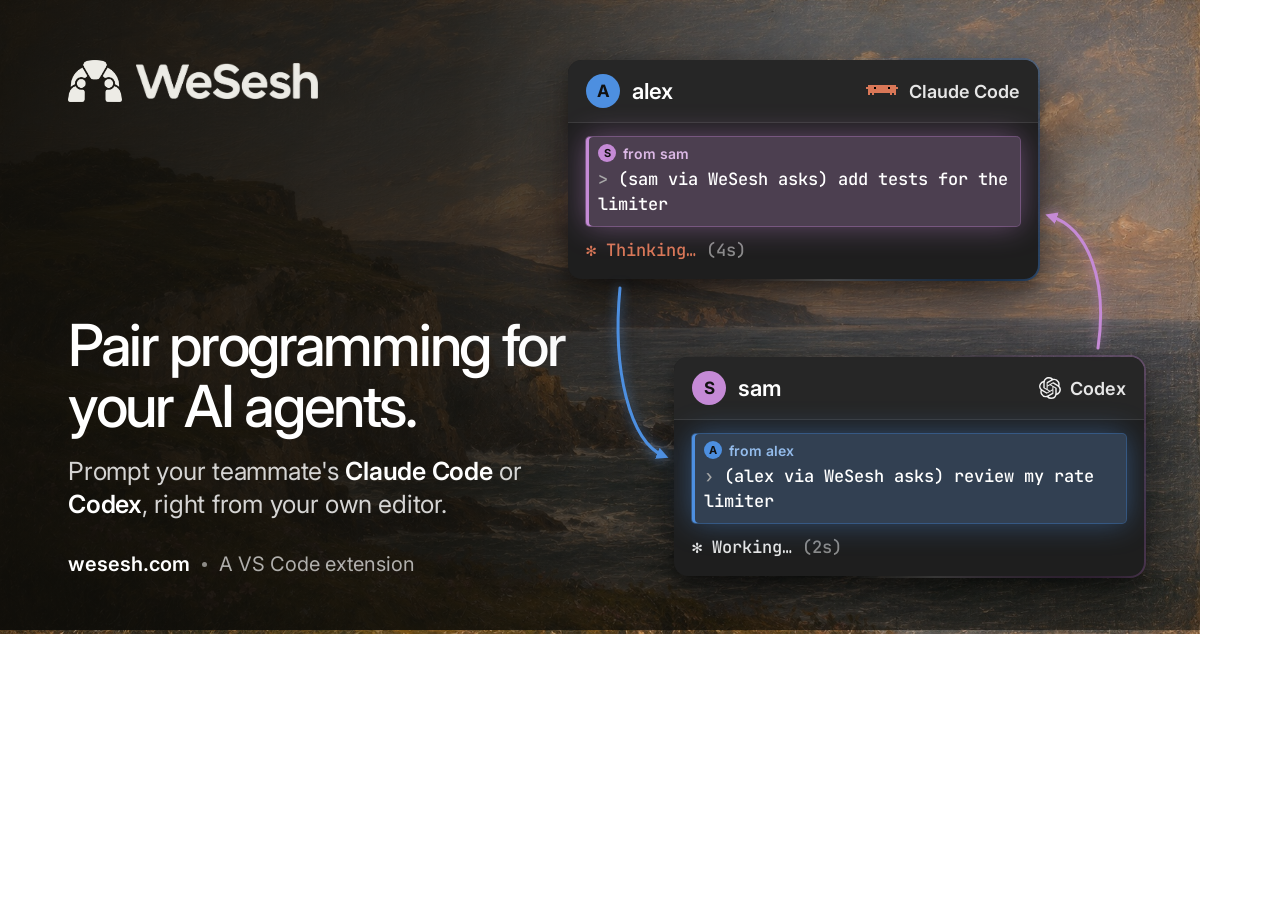
<file: social/og-card.html>
<!DOCTYPE html>
<!-- Social preview card (1200x630). Rendered to assets/og-v4.png; edit here and re-render. -->
<html lang="en">
<head>
<meta charset="UTF-8" />
<link href="https://fonts.googleapis.com/css2?family=Inter:wght@400;500;600;700&family=JetBrains+Mono:wght@500;600&display=swap" rel="stylesheet" />
<style>
  * { box-sizing: border-box; margin: 0; padding: 0; }
  html, body { width: 1200px; height: 630px; overflow: hidden; }
  body { position: relative; font-family: "Inter", sans-serif; background: url("../assets/hero.jpg") 30% 55% / cover no-repeat; color: #fff; }
  body::before {
    content: ""; position: absolute; inset: 0;
    background:
      linear-gradient(90deg, rgba(14,13,9,.93) 0%, rgba(14,13,9,.8) 38%, rgba(14,13,9,.3) 70%, rgba(14,13,9,.2) 100%),
      linear-gradient(0deg, rgba(14,13,9,.35), transparent 40%);
  }
  .wrap { position: relative; height: 100%; display: grid; grid-template-columns: 500px 1fr; padding: 60px 56px 54px 68px; }

  .left { display: flex; flex-direction: column; }
  .brand { display: flex; align-items: center; gap: 14px; }
  .brand .mark { height: 42px; }
  .brand .word { height: 36px; }
  h1 { margin-top: auto; font-size: 58px; line-height: 1.05; font-weight: 500; letter-spacing: -0.04em; }
  .sub { margin-top: 18px; font-size: 25px; line-height: 1.35; color: rgba(255,255,255,.82); letter-spacing: -0.01em; }
  .sub b { color: #fff; font-weight: 600; }
  .foot { margin-top: 30px; display: flex; align-items: center; gap: 12px; font-size: 20px; color: rgba(255,255,255,.66); }
  .foot b { color: #fff; font-weight: 600; }
  .foot i { width: 5px; height: 5px; border-radius: 50%; background: rgba(255,255,255,.5); }

  .right { position: relative; }
  .card {
    position: absolute; width: 470px;
    border-radius: 14px; background: #1e1e1e;
    font: 500 17px/1.45 "JetBrains Mono", monospace; color: #d6d6d6;
    box-shadow: 0 30px 70px rgba(0,0,0,.55), 0 8px 20px rgba(0,0,0,.4);
  }
  .card::before { content: ""; position: absolute; inset: -2px; border-radius: 16px; z-index: -1; background: conic-gradient(from 210deg, transparent 0 45%, var(--me) 76%, #fff 88%, transparent 100%); }
  .card.a { --me: #4d8fe0; top: 0; left: 0; }
  .card.b { --me: #c58ad6; bottom: 0; right: 0; }
  .who {
    display: flex; align-items: center; gap: 12px;
    padding: 14px 18px; background: #262626; border-bottom: 1px solid #3a3a3a; border-radius: 14px 14px 0 0;
    font: 600 22px/1 "Inter", sans-serif; color: #fff;
  }
  .av { width: 34px; height: 34px; flex: none; border-radius: 50%; display: grid; place-items: center; background: var(--me); color: #111; font: 700 17px "Inter", sans-serif; }
  .who .agent { margin-left: auto; display: flex; align-items: center; gap: 9px; font: 600 18px "Inter", sans-serif; color: #e6e6e6; }
  .who .agent svg { flex: none; }
  .cc { width: 36px; height: 12px; shape-rendering: crispEdges; }
  .oa { width: 22px; height: 22px; fill: #f2f2f2; }
  .body { padding: 14px 18px 16px; }
  .ask {
    position: relative; padding: 30px 12px 10px; border-radius: 4px;
    background: color-mix(in srgb, var(--c) 22%, #2a2a2a);
    box-shadow: inset 3px 0 0 var(--c), 0 0 0 1px color-mix(in srgb, var(--c) 40%, transparent), 0 0 30px color-mix(in srgb, var(--c) 45%, transparent);
    color: #fff;
  }
  .ask .from { position: absolute; left: 12px; top: 7px; display: flex; align-items: center; gap: 7px; font: 600 14px "Inter", sans-serif; color: color-mix(in srgb, var(--c) 60%, #fff); }
  .ask .from i { width: 18px; height: 18px; border-radius: 50%; display: grid; place-items: center; background: var(--c); color: #111; font: 700 11px "Inter", sans-serif; font-style: normal; }
  .ask .p { color: #a8a8a8; }
  .live { margin-top: 12px; }
  .a .live { color: #d97757; }
  .b .live { color: #e6e6e6; }
  .live span { color: #8b8b8b; }

  /* Prompts crossing between the two people's agents */
  .swap { position: absolute; left: 0; top: 0; width: 100%; height: 100%; overflow: visible; pointer-events: none; }
  .swap path { fill: none; stroke-width: 3; stroke-linecap: round; }
  .swap .s1 { stroke: #c58ad6; filter: drop-shadow(0 0 6px rgba(197,138,214,.8)); }
  .swap .s2 { stroke: #4d8fe0; filter: drop-shadow(0 0 6px rgba(77,143,224,.8)); }
</style>
</head>
<body>
  <div class="wrap">
    <div class="left">
      <div class="brand">
        <img class="mark" src="../assets/wesesh-mark-dark.png?v=2" alt="" />
        <img class="word" src="../assets/wesesh-logo-dark.png?v=2" alt="WeSesh" />
      </div>
      <h1>Pair programming for your AI&nbsp;agents.</h1>
      <p class="sub">Prompt your teammate's <b>Claude&nbsp;Code</b> or <b>Codex</b>, right from your own editor.</p>
      <div class="foot"><b>wesesh.com</b><i></i>A VS Code extension</div>
    </div>
    <div class="right">
      <div class="card a">
        <div class="who"><span class="av">A</span>alex
          <span class="agent"><svg class="cc" viewBox="0 0 18 6"><rect x="2" y="0" width="14" height="4" fill="#d97757"/><rect x="1" y="1" width="1" height="1" fill="#d97757"/><rect x="16" y="1" width="1" height="1" fill="#d97757"/><rect x="5" y="1" width="1" height="1" fill="#000"/><rect x="12" y="1" width="1" height="1" fill="#000"/><rect x="2" y="4" width="1" height="1" fill="#d97757"/><rect x="4" y="4" width="1" height="1" fill="#d97757"/><rect x="13" y="4" width="1" height="1" fill="#d97757"/><rect x="15" y="4" width="1" height="1" fill="#d97757"/></svg>Claude Code</span></div>
        <div class="body">
          <div class="ask" style="--c:#c58ad6"><span class="from"><i>S</i>from sam</span><span class="p">&gt;</span> (sam via WeSesh asks) add tests for the limiter</div>
          <div class="live">&#10043; Thinking&hellip; <span>(4s)</span></div>
        </div>
      </div>
      <div class="card b">
        <div class="who"><span class="av">S</span>sam
          <span class="agent"><svg class="oa" viewBox="0 0 24 24"><path d="M22.2819 9.8211a5.9847 5.9847 0 0 0-.5157-4.9108 6.0462 6.0462 0 0 0-6.5098-2.9A6.0651 6.0651 0 0 0 4.9807 4.1818a5.9847 5.9847 0 0 0-3.9977 2.9 6.0462 6.0462 0 0 0 .7427 7.0966 5.98 5.98 0 0 0 .511 4.9107 6.051 6.051 0 0 0 6.5146 2.9001A5.9847 5.9847 0 0 0 13.2599 24a6.0557 6.0557 0 0 0 5.7718-4.2058 5.9894 5.9894 0 0 0 3.9977-2.9001 6.0557 6.0557 0 0 0-.7475-7.0729zm-9.022 12.6081a4.4755 4.4755 0 0 1-2.8764-1.0408l.1419-.0804 4.7783-2.7582a.7948.7948 0 0 0 .3927-.6813v-6.7369l2.02 1.1686a.071.071 0 0 1 .038.052v5.5826a4.504 4.504 0 0 1-4.4945 4.4944zm-9.6607-4.1254a4.4708 4.4708 0 0 1-.5346-3.0137l.142.0852 4.783 2.7582a.7712.7712 0 0 0 .7806 0l5.8428-3.3685v2.3324a.0804.0804 0 0 1-.0332.0615L9.74 19.9502a4.4992 4.4992 0 0 1-6.1408-1.6464zM2.3408 7.8956a4.485 4.485 0 0 1 2.3655-1.9728V11.6a.7664.7664 0 0 0 .3879.6765l5.8144 3.3543-2.0201 1.1685a.0757.0757 0 0 1-.071 0l-4.8303-2.7865A4.504 4.504 0 0 1 2.3408 7.872zm16.5963 3.8558L13.1038 8.364 15.1192 7.2a.0757.0757 0 0 1 .071 0l4.8303 2.7913a4.4944 4.4944 0 0 1-.6765 8.1042v-5.6772a.79.79 0 0 0-.407-.667zm2.0107-3.0231l-.142-.0852-4.7735-2.7818a.7759.7759 0 0 0-.7854 0L9.409 9.2297V6.8974a.0662.0662 0 0 1 .0284-.0615l4.8303-2.7866a4.4992 4.4992 0 0 1 6.6802 4.66zM8.3065 12.863l-2.02-1.1638a.0804.0804 0 0 1-.038-.0567V6.0742a4.4992 4.4992 0 0 1 7.3757-3.4537l-.142.0805L8.704 5.459a.7948.7948 0 0 0-.3927.6813zm1.0976-2.3654l2.602-1.4998 2.6069 1.4998v2.9994l-2.5974 1.4997-2.6067-1.4997Z"/></svg>Codex</span></div>
        <div class="body">
          <div class="ask" style="--c:#4d8fe0"><span class="from"><i>A</i>from alex</span><span class="p">&rsaquo;</span> (alex via WeSesh asks) review my rate limiter</div>
          <div class="live">&#10043; Working&hellip; <span>(2s)</span></div>
        </div>
      </div>
      <svg class="swap" viewBox="0 0 576 516">
        <path class="s1" d="M530 288 C 540 220, 520 168, 482 156" marker-end="url(#h1)"/>
        <path class="s2" d="M52 228 C 44 310, 62 382, 96 396" marker-end="url(#h2)"/>
        <defs>
          <marker id="h1" viewBox="0 0 10 10" refX="6" refY="5" markerWidth="4" markerHeight="4" orient="auto"><path class="head" d="M0 0L10 5L0 10z" style="fill:#c58ad6;stroke:none"/></marker>
          <marker id="h2" viewBox="0 0 10 10" refX="6" refY="5" markerWidth="4" markerHeight="4" orient="auto"><path class="head" d="M0 0L10 5L0 10z" style="fill:#4d8fe0;stroke:none"/></marker>
        </defs>
      </svg>
    </div>
  </div>
</body>
</html>
</file>
<file: styles.css>
/* ---------- Theme tokens ---------- */
:root {
  --bg: #f7f7f4;
  --bg-blur: rgba(247, 247, 244, 0.8);
  --surface: #fcfcfa;
  --fg: #26251e;
  --fg-soft: #5c5c55;
  --muted: #8a8a83;
  --border: #e5e5df;
  --border-strong: #d0d0c8;
  --hover: rgba(30, 30, 20, 0.05);
  --btn-primary-bg: #26251e;
  --btn-primary-hover: #3a3930;
  --btn-primary-fg: #fff;
  --btn-secondary-bg: #e8e8e3;
  --btn-secondary-border: #deded8;
  --btn-secondary-hover: #e0e0da;
  --control-bg: #eeeee9;
  --control-active: #fcfcfa;
  --accent: #9b6cf5;
  --radius: 999px;
  color-scheme: light;
}

:root[data-theme="dark"] {
  --bg: #13120a;
  --bg-blur: rgba(19, 18, 10, 0.8);
  --surface: #1c1b13;
  --fg: #edece6;
  --fg-soft: #a8a79f;
  --muted: #8f8e86;
  --border: #2a291f;
  --border-strong: #403f33;
  --hover: rgba(255, 255, 245, 0.06);
  --btn-primary-bg: #edece6;
  --btn-primary-hover: #ffffff;
  --btn-primary-fg: #13120a;
  --btn-secondary-bg: #22211a;
  --btn-secondary-border: #2e2d24;
  --btn-secondary-hover: #2b2a21;
  --control-bg: #1c1b13;
  --control-active: #302f25;
  color-scheme: dark;
}

* { box-sizing: border-box; margin: 0; padding: 0; }

body {
  font-family: "Inter", -apple-system, BlinkMacSystemFont, sans-serif;
  background: var(--bg);
  color: var(--fg);
  -webkit-font-smoothing: antialiased;
  min-height: 100vh;
  transition: background 0.2s, color 0.2s;
}

a { color: inherit; text-decoration: none; }
button { font: inherit; color: inherit; background: none; border: 0; cursor: pointer; }

/* Logo swap per theme */
.logo-dark { display: none !important; }
:root[data-theme="dark"] .logo-light { display: none !important; }
:root[data-theme="dark"] .logo-dark { display: block !important; }

/* ---------- Nav ---------- */
.nav {
  position: sticky;
  top: 0;
  z-index: 10;
  background: transparent;
  border-bottom: 1px solid transparent;
  transition: background 0.2s, border-color 0.2s, backdrop-filter 0.2s;
}
.nav.scrolled {
  -webkit-backdrop-filter: saturate(180%) blur(12px);
  backdrop-filter: saturate(180%) blur(12px);
  background: var(--bg-blur);
  border-bottom-color: var(--border);
}

.nav-inner {
  max-width: 1200px;
  margin: 0 auto;
  padding: 14px 24px;
  display: flex;
  align-items: center;
  justify-content: space-between;
}

.logo { display: flex; align-items: center; gap: 10px; }
.logo img { height: 22px; width: auto; display: block; }
.logo img.logo-mark { height: 26px; }

.nav-actions {
  display: flex;
  align-items: center;
  gap: 8px;
}

.btn {
  font-size: 15px;
  font-weight: 500;
  padding: 9px 16px;
  border-radius: var(--radius);
  transition: background 0.15s, border-color 0.15s, transform 0.15s;
  border: 1px solid transparent;
}
.btn-ghost { border-color: var(--border-strong); }
.btn-ghost:hover { background: var(--hover); border-color: var(--muted); }
.btn-primary {
  background: var(--btn-primary-bg);
  color: var(--btn-primary-fg);
  box-shadow: 0 1px 2px rgba(0,0,0,0.15), inset 0 1px 0 rgba(255,255,255,0.12);
}
.btn-primary:hover { background: var(--btn-primary-hover); }

/* ---------- Hero ---------- */
.hero {
  max-width: 1200px;
  margin: 0 auto;
  padding: 88px 24px 56px;
}

h1 {
  font-size: clamp(36px, 4.6vw, 56px);
  font-weight: 500;
  line-height: 1.12;
  letter-spacing: -0.035em;
  color: var(--fg);
}


.hero-ctas {
  margin-top: 36px;
  display: flex;
  gap: 12px;
  flex-wrap: wrap;
}
.btn-lg {
  display: inline-flex;
  align-items: center;
  gap: 8px;
  font-size: 17px;
  padding: 15px 28px;
}
.btn-secondary {
  background: var(--btn-secondary-bg);
  border-color: var(--btn-secondary-border);
}
.btn-secondary:hover { background: var(--btn-secondary-hover); }
.btn-icon { width: 16px; height: 16px; transition: transform 0.15s; }
.btn-primary:hover .btn-icon { transform: translateY(1px); }
.btn-secondary:hover .btn-icon { transform: translateX(2px); }

/* ---------- Showcase ---------- */
.showcase {
  max-width: 1200px;
  margin: 0 auto;
  padding: 0 24px 120px;
}
.showcase-frame {
  border-radius: 14px;
  overflow: hidden;
  border: 1px solid var(--border);
  aspect-ratio: 16 / 10;
}
.showcase-frame img {
  display: block;
  width: 100%;
  height: 100%;
  object-fit: cover;
}

/* ---------- Footer ---------- */
.footer {
  max-width: 1200px;
  margin: 0 auto;
  padding: 32px 24px 40px;
  display: flex;
  align-items: center;
  justify-content: space-between;
  gap: 16px;
  flex-wrap: wrap;
  font-size: 15px;
  color: var(--muted);
}

.footer-meta {
  display: flex;
  align-items: center;
  gap: 14px;
  flex-wrap: wrap;
}

.footer-link {
  color: var(--muted);
  text-decoration: none;
}

.footer-link:hover {
  color: var(--fg);
  text-decoration: underline;
}

.footer-controls {
  display: flex;
  align-items: center;
  gap: 14px;
}

.theme-switch {
  display: flex;
  gap: 2px;
  padding: 3px;
  border-radius: var(--radius);
  background: var(--control-bg);
  border: 1px solid var(--border);
}
.theme-switch button {
  width: 40px;
  height: 32px;
  display: grid;
  place-items: center;
  border-radius: var(--radius);
  color: var(--muted);
  transition: background 0.15s, color 0.15s;
}
.theme-switch button:hover { color: var(--fg); }
.theme-switch button[aria-checked="true"] {
  background: var(--control-active);
  color: var(--fg);
  box-shadow: 0 1px 2px rgba(0,0,0,0.08);
}
.theme-switch svg { width: 17px; height: 17px; }

.lang { position: relative; }
.lang-btn {
  display: flex;
  align-items: center;
  gap: 8px;
  height: 38px;
  padding: 0 14px;
  border-radius: var(--radius);
  background: var(--control-bg);
  border: 1px solid var(--border);
  color: var(--fg);
  font-size: 15px;
  transition: border-color 0.15s;
}
.lang-btn:hover { border-color: var(--border-strong); }
.lang-btn svg { width: 16px; height: 16px; }
.lang-btn .chev { width: 14px; height: 14px; transition: transform 0.15s; }
.lang.open .chev { transform: rotate(180deg); }

.lang-menu {
  position: absolute;
  right: 0;
  bottom: calc(100% + 8px);
  min-width: 160px;
  padding: 4px;
  list-style: none;
  border-radius: 12px;
  background: var(--surface);
  border: 1px solid var(--border);
  box-shadow: 0 8px 24px rgba(0,0,0,0.12);
  opacity: 0;
  transform: translateY(4px);
  pointer-events: none;
  transition: opacity 0.15s, transform 0.15s;
}
.lang.open .lang-menu { opacity: 1; transform: none; pointer-events: auto; }
.lang-menu button {
  width: 100%;
  display: flex;
  align-items: center;
  justify-content: space-between;
  padding: 8px 10px;
  border-radius: 8px;
  font-size: 14px;
  color: var(--fg);
}
.lang-menu button:hover { background: var(--hover); }
.lang-menu svg { width: 14px; height: 14px; }

@media (max-width: 600px) {
  .hero { padding-top: 56px; }
  h1 br { display: none; }
}

/* ---------- Get updates sign-up ---------- */
.sr-only { position: absolute; width: 1px; height: 1px; overflow: hidden; clip: rect(0 0 0 0); white-space: nowrap; }
.updates { position: relative; display: flex; align-items: center; }
.updates-field {
  display: block;
  width: 0; opacity: 0;
  overflow: hidden;
  transition: width .35s ease, opacity .25s ease, margin .35s ease;
}
.updates-field input {
  width: 260px; height: 52px;
  padding: 0 20px;
  border-radius: var(--radius);
  border: 1px solid var(--btn-secondary-border);
  background: var(--surface);
  color: var(--fg);
  font: 400 16px "Inter", sans-serif;
  outline: none;
  transition: border-color .15s, box-shadow .15s;
}
.updates-field input:focus { border-color: var(--accent); box-shadow: 0 0 0 3px color-mix(in srgb, var(--accent) 22%, transparent); }
.updates.open .updates-field { width: 260px; opacity: 1; margin-right: 8px; }
.updates-btn { font: inherit; font-size: 17px; font-weight: 500; cursor: pointer; }
.updates-btn:disabled { opacity: .7; cursor: default; }
.updates.done .updates-field, .updates.done .updates-btn { display: none; }
.updates-msg { position: absolute; left: 4px; top: calc(100% + 8px); font-size: 14px; color: var(--fg-soft); white-space: nowrap; }
.updates.done .updates-msg { position: static; padding: 14px 4px; color: var(--fg); }
.updates.done .updates-msg::before { content: "\2713  "; color: #2f9e4f; font-weight: 700; }
.updates-msg.err { color: #c0392b; }
@media (max-width: 600px) {
  .updates { flex-wrap: wrap; }
  .updates.open .updates-field, .updates-field input { width: 100%; }
  .updates.open .updates-field { margin: 0 0 8px; }
}

/* WeSesh mark as a single-colour VS Code activity bar icon (takes the icon colour, like codicons) */
.ws-icon {
  display: block; width: 20px; height: 20px;
  background: currentColor;
  -webkit-mask: url("assets/wesesh-mark-dark.png") center / contain no-repeat;
  mask: url("assets/wesesh-mark-dark.png") center / contain no-repeat;
}
.hw-act .ai .ws-icon { width: 22px; height: 22px; }
</file>
<file: mock.css>
/* ---------- Showcase stage ---------- */
.showcase-frame { position: relative; }
.showcase-frame .showcase-bg { position: absolute; inset: 0; }
.mock-stage {
  position: absolute;
  inset: 0;
  display: flex;
  align-items: center;
  justify-content: center;
}

/* ---------- VS Code window (designed at 1000 x 600, scaled by mock.js) ---------- */
.win {
  --line: #6f9cb8;          /* light-blue panel borders */
  --orange: #e08a2e;        /* focus outlines */
  --fg: #e8e8e8;
  --dim: #8f8f8f;
  --pane: #1c1c1c;
  --pane-line: #3a3a3a;
  --blue: #3c7ee6;
  --green: #6cbf6c;
  --claude: #d77757;
  --codex: #e8e8e8;
  --hover: rgba(255, 255, 255, 0.07);
  --mono: "JetBrains Mono", ui-monospace, "SF Mono", Menlo, monospace;

  position: relative;
  flex: none;
  width: 1000px;
  height: 600px;
  transform-origin: center;
  display: grid;
  grid-template-rows: 28px 1fr 20px;
  background: #000;
  color: var(--fg);
  border-radius: 10px;
  border: 1px solid #444;
  overflow: hidden;
  box-shadow: 0 30px 80px rgba(0, 0, 0, 0.4), 0 8px 24px rgba(0, 0, 0, 0.3);
  font: 11px/1.4 -apple-system, BlinkMacSystemFont, "Segoe UI", sans-serif;
  text-align: left;
  user-select: none;
  cursor: default;
}
.win svg { fill: none; stroke: currentColor; stroke-width: 1.3; stroke-linecap: round; stroke-linejoin: round; }
.win em { font-style: normal; color: var(--dim); margin-left: 5px; }
.win .dim { color: var(--dim); }
.win .g { color: var(--green); }
.tabs-fill { flex: 1; }
.box { border: 1px solid var(--line); border-radius: 6px; background: #000; min-height: 0; min-width: 0; overflow: hidden; }

/* Title bar */
.tb { display: grid; grid-template-columns: 1fr auto 1fr; align-items: center; padding: 0 10px; }
.lights { display: flex; gap: 7px; }
.lights i { width: 11px; height: 11px; border-radius: 50%; background: #ff5f57; }
.lights i:nth-child(2) { background: #febc2e; }
.lights i:nth-child(3) { background: #28c840; }
.tb-center { display: flex; align-items: center; gap: 8px; color: #cfcfcf; font-size: 13px; }
.hv { padding: 0 3px; border-radius: 4px; }
.hv:hover { background: var(--hover); }
.cmd {
  width: 380px; height: 19px;
  display: flex; align-items: center; justify-content: space-between;
  padding: 0 7px;
  border: 1px solid var(--line); border-radius: 4px;
  font-size: 10.5px; color: #d6d6d6;
  transition: background .15s;
}
.cmd:hover { background: #111; }
.cmd-r { display: flex; align-items: center; gap: 5px; font-size: 10px; }
.cmd-r svg { width: 11px; height: 11px; }
.sep { width: 1px; height: 11px; background: #555; }
.tb-ic { width: 13px; height: 13px; }
.tb-right { justify-self: end; display: flex; gap: 8px; color: #cfcfcf; }
.tb-right svg { width: 13px; height: 13px; }

/* Body */
.wb { display: grid; grid-template-columns: 34px 182px 1fr; gap: 3px; padding: 0 4px 0 0; min-height: 0; }

/* Activity bar */
.ab { display: flex; flex-direction: column; align-items: center; gap: 4px; padding: 2px 0 4px; }
.abi {
  position: relative;
  width: 26px; height: 26px;
  display: grid; place-items: center;
  border-radius: 5px;
  color: #d0d0d0;
  border: 1px solid transparent;
  transition: background .15s, color .15s;
}
.abi:hover { background: var(--hover); color: #fff; }
.abi svg { width: 18px; height: 18px; }
.abi.on { border-color: var(--orange); color: #fff; }
.ab-fill { flex: 1; }
.badge {
  position: absolute; right: -1px; bottom: 0;
  width: 11px; height: 11px; border-radius: 50%;
  display: grid; place-items: center;
  background: #1e5fa8; color: #fff; font-size: 7.5px; border: 1px solid #000;
}
.claude-mark { color: #fff; stroke-width: 2.2 !important; }
.tabs-r .claude-mark { color: var(--claude); }
.me {
  width: 20px; height: 20px; border-radius: 50%;
  display: grid; place-items: center;
  background: linear-gradient(135deg, #c96, #a64);
  color: #fff; font-size: 9px; font-weight: 700;
}

/* Sidebar */
.sb { display: flex; flex-direction: column; }
.sb-head { display: flex; justify-content: space-between; padding: 6px 10px 4px; font-size: 11px; }
.sb-head span { color: #cfcfcf; }
.sec { margin: 0 5px; border-top: 1px solid var(--line); }
.sec:first-of-type { border-top: 1px solid var(--line); }
.sec.grow.open { flex: 1; }
.sec-t { display: flex; align-items: center; gap: 4px; padding: 4px 4px; font-weight: 600; border-radius: 3px; }
.sec-t:hover { background: var(--hover); cursor: pointer; }
.sec-t::before {
  content: ""; width: 5px; height: 5px; margin: 0 4px 0 2px;
  border-right: 1.3px solid currentColor; border-bottom: 1.3px solid currentColor;
  transform: rotate(-45deg); transition: transform .15s;
}
.sec.open .sec-t::before { transform: rotate(45deg) translate(-1px, -1px); }
.sec-b { display: none; padding-bottom: 6px; }
.sec.open .sec-b { display: block; }
.row {
  display: flex; align-items: center; gap: 6px;
  padding: 2px 4px; margin: 1px 0;
  border-radius: 3px;
  border: 1px solid transparent;
  white-space: nowrap; overflow: hidden; text-overflow: ellipsis;
  font-size: 11px;
  transition: background .15s;
}
.row em { overflow: hidden; text-overflow: ellipsis; }
.row:hover { background: var(--hover); }
.row.sel { border: 1px dotted var(--orange); }
.ri { width: 13px; height: 13px; flex: none; color: #ddd; font-size: 9.5px; text-align: center; font-weight: 600; }
.ri.m { color: #e2c08d; }
.ri.a { color: #73c991; }
.av { width: 15px; height: 15px; flex: none; overflow: visible; stroke: none !important; }
.av text { fill: #111; font: 11px sans-serif; stroke: none; }
/* Working avatar: the extension's spinning green arc around the person's circle */
.av .spin { display: none; }
.av.working .spin { display: inline; }
.av .arc { transform-origin: 12px 12px; animation: avspin 1.1s linear infinite; }
@keyframes avspin { to { transform: rotate(360deg); } }
.dotc { width: 7px; height: 7px; border-radius: 50%; margin: 0 3px; flex: none; }
.dotc.cl { background: var(--claude); }
.dotc.cx { background: #ddd; }

/* Main column */
.mn { display: grid; grid-template-rows: 1fr 196px; gap: 4px; min-height: 0; min-width: 0; }

/* Editor */
.ed { display: grid; grid-template-rows: 22px 1fr; }
.tabs { display: flex; align-items: stretch; border-bottom: 1px solid var(--line); }
.tab {
  display: flex; align-items: center; gap: 5px;
  padding: 0 12px;
  font-size: 11px; color: #bdbdbd;
  border: 1px solid transparent; border-bottom: 0;
  border-radius: 5px 5px 0 0;
  margin-bottom: -1px;
  transition: background .15s, color .15s;
}
.tab:hover { color: #fff; background: var(--hover); cursor: pointer; }
.tab.on { color: #fff; border-color: var(--orange); background: #000; }
.tab .x { margin-left: 6px; font-size: 13px; line-height: 1; opacity: 0; }
.tab.on .x, .tab:hover .x { opacity: 1; }
.ti { width: 11px; height: 11px; }
.ti.md { color: #3f8be0; stroke-width: 2; }
.ti.ts { font-size: 8px; color: #3f8be0; width: auto; height: auto; }
.tabs-r { display: flex; align-items: center; gap: 8px; padding: 0 8px; border-left: 1px solid var(--line); color: #cfcfcf; }
.tabs-r svg { width: 13px; height: 13px; }

.views { position: relative; min-height: 0; }
.view { display: none; position: absolute; inset: 0; padding: 7px 8px 6px; overflow: hidden; }
.view.on { display: flex; flex-direction: column; }

/* View agents (mirrors the extension's webview) */
.view.agents { background: #141414; padding: 6px 6px 6px; }
.ag-head { display: flex; align-items: center; justify-content: space-between; margin: 0 2px 6px; font: 10px var(--mono); color: var(--dim); }
.ag-head b { color: #d6d6d6; font-weight: 600; }
.chips { display: flex; gap: 5px; }
.chip { padding: 0 8px; border: 1px solid #555; border-radius: 999px; font: 9.5px/1.6 var(--mono); color: #d6d6d6; transition: border-color .15s; }
.chip:hover { border-color: var(--dim); cursor: pointer; }

.panes { flex: 1; display: flex; gap: 7px; min-height: 0; }
@property --orbit { syntax: "<angle>"; inherits: false; initial-value: 0deg; }
.term {
  position: relative; flex: 1 1 0; min-width: 0;
  display: flex; flex-direction: column;
  background: #1e1e1e; border: 1px solid #3a3a3a; border-radius: 6px;
  font: 9.5px/1.45 var(--mono); color: #d6d6d6;
  overflow: hidden;
}
.term.you { border-color: #4a7bd0; }
/* While an agent works, a light runs around its card in that person's colour. */
.term.working { border-color: transparent; }
.term.working::before {
  content: ""; position: absolute; inset: 0; border-radius: 6px; padding: 1.5px; pointer-events: none; z-index: 5;
  background: conic-gradient(from var(--orbit), transparent 0 58%, var(--me) 84%, #fff 100%);
  -webkit-mask: linear-gradient(#000 0 0) content-box, linear-gradient(#000 0 0);
  -webkit-mask-composite: xor; mask-composite: exclude;
  animation: orbit 2.6s linear infinite;
}
@keyframes orbit { to { --orbit: 360deg; } }
.ctab { display: flex; align-items: center; gap: 5px; padding: 4px 8px; background: #262626; border-bottom: 1px solid #3a3a3a; color: var(--dim); white-space: nowrap; }
.ctab b { color: #d6d6d6; font-weight: 600; }
.grip { opacity: .6; letter-spacing: -2px; margin-right: 2px; }
.dotav { width: 6px; height: 6px; border-radius: 50%; flex: none; }
.cc-glyph { width: 15px; height: 6px; flex: none; shape-rendering: crispEdges; stroke: none !important; }
.win .cx-glyph { width: 11px; height: 11px; flex: none; fill: currentColor; stroke: none !important; color: #f2f2f2; }
.cstate { margin-left: auto; display: flex; align-items: center; gap: 5px; }
.cstate i { width: 6px; height: 6px; border-radius: 50%; background: #e5c07b; }
.screen { flex: 1; min-height: 0; overflow-y: auto; scrollbar-width: none; padding: 0 10px 4px; }
.screen::-webkit-scrollbar { display: none; }
/* Like the extension: the CLI header stays pinned while the transcript scrolls under it. */
.shead { position: sticky; top: 0; z-index: 2; padding: 7px 0 4px; margin-bottom: 5px; border-bottom: 1px solid rgba(80,80,80,.35); background: rgba(30,30,30,.9); -webkit-backdrop-filter: blur(3px); backdrop-filter: blur(3px); }
.cwd { color: var(--dim); margin-bottom: 4px; }
.cwd b { color: #d6d6d6; font-weight: 600; }
.cwd span { color: #8fbf7f; }
.cc-top { display: flex; gap: 2ch; align-items: flex-start; }
.cc-logo { width: 9ch; height: calc(3 * 1.45em); flex: none; shape-rendering: crispEdges; stroke: none !important; }
.cc-top pre { font: inherit; margin: 0; white-space: pre; }
.cc-top b { color: #fff; }
.cx-box { position: relative; display: flex; align-items: center; gap: 12px; margin: 8px 0 3px; padding: 9px 10px 6px; border: 1px solid #5a5a5a; border-radius: 3px; }
.cx-box .legend { position: absolute; top: -7px; left: 8px; padding: 0 5px; background: #1e1e1e; color: #c8d0d8; }
.win .cx-mark { width: 24px; height: 24px; flex: none; fill: #f2f2f2; stroke: none !important; }
.kv { color: var(--dim); }
.kv b { color: #d6d6d6; font-weight: 500; }
.notice { color: #8fbf7f; margin-bottom: 5px; }
.e { margin-bottom: 5px; white-space: pre-wrap; word-break: break-word; }
.e.user { background: #3a3a3a; color: #f2f2f2; padding: 2px 7px; margin: 3px -3px 6px; border-radius: 2px; }
.e.user::before { content: "> "; color: var(--dim); }
.codex .e.user::before { content: "\203A  "; color: #d6d6d6; }
.e.assistant::before { content: "\25CF  "; color: #fff; }
.codex .e.assistant::before { content: ""; }
.e .lbl { display: block; color: var(--dim); font-size: 9px; }
.e.tool::before { content: "\25CF  "; color: #8fbf7f; }
.codex .e.tool { color: var(--dim); }
.codex .e.tool::before { content: "\2699  "; color: var(--dim); }
.e .res { display: block; color: var(--dim); margin-left: 1.2em; }
.e .diff { display: block; margin: 2px 0 0 1.2em; white-space: pre; }
.e .diff span { display: block; }
.e .diff .add { background: rgba(40,120,60,.45); color: #d8f5d8; }
.e .diff .del { background: rgba(140,40,40,.45); color: #f5d8d8; }
.e.brew { color: var(--dim); }
.e.brew::before { content: "\273B  "; }
.live { color: var(--claude); margin: 1px 0 4px; }
.codex .live { color: #d6d6d6; }
.star { display: inline-block; animation: spin 3s linear infinite; }
.cin { border-top: 1px solid #3a3a3a; padding: 4px 10px; }
.crow { display: flex; gap: 6px; align-items: center; padding-bottom: 4px; border-bottom: 1px solid #3a3a3a; min-height: 18px; }
.hint { color: var(--dim); font-size: 8.5px; margin-top: 3px; white-space: nowrap; overflow: hidden; text-overflow: ellipsis; }

/* Friend prompt: a message chip flies from alex's card into yours, leaving a glowing trail */
.flight { position: absolute; inset: 0; pointer-events: none; z-index: 7; overflow: visible; }
.flyer {
  position: absolute; left: 0; top: 0;
  display: flex; align-items: center; gap: 6px;
  padding: 4px 10px 4px 4px;
  border-radius: 999px;
  background: linear-gradient(135deg, color-mix(in srgb, var(--c) 35%, #111), color-mix(in srgb, var(--c) 18%, #0c0c0c));
  border: 1px solid color-mix(in srgb, var(--c) 85%, #fff);
  box-shadow: 0 0 0 4px color-mix(in srgb, var(--c) 15%, transparent), 0 0 24px color-mix(in srgb, var(--c) 70%, transparent), 0 8px 24px rgba(0, 0, 0, .5);
  color: #eaf2ff; font: 600 10px/1.2 -apple-system, sans-serif; white-space: nowrap;
  will-change: transform, opacity;
}
.flyer .fav, .from i {
  width: 16px; height: 16px; border-radius: 50%;
  display: grid; place-items: center;
  background: var(--c); color: #111; font: 700 9px/1 -apple-system, sans-serif; font-style: normal;
}
.spark {
  position: absolute; width: 8px; height: 8px; margin: -4px 0 0 -4px; border-radius: 50%;
  background: radial-gradient(circle, #fff 0 20%, var(--c) 45%, transparent 70%);
  animation: spark .7s ease-out forwards;
}
@keyframes spark { to { opacity: 0; transform: scale(.2); } }
/* Launch ring on alex's card, landing glow on yours */
.term.launch .ctab .dotav { animation: launch .7s ease-out; }
@keyframes launch { 0% { box-shadow: 0 0 0 0 var(--me); } 100% { box-shadow: 0 0 0 14px transparent; } }
.term.ping::after {
  content: ""; position: absolute; inset: 0; border-radius: 6px; pointer-events: none; z-index: 6;
  box-shadow: inset 0 0 0 2px var(--c), inset 0 0 40px color-mix(in srgb, var(--c) 45%, transparent), 0 0 30px color-mix(in srgb, var(--c) 60%, transparent);
  animation: ping 1.6s ease-out forwards;
}
@keyframes ping { 0% { opacity: 1; } 100% { opacity: 0; } }
/* The incoming prompt is marked with who sent it */
.e.user.friend { position: relative; background: color-mix(in srgb, var(--c) 18%, #2a2a2a); box-shadow: inset 2px 0 0 var(--c); padding-top: 16px; }
.e.user.friend::before { content: "\203A  "; }
.from { position: absolute; left: 6px; top: 2px; display: flex; align-items: center; gap: 4px; color: color-mix(in srgb, var(--c) 70%, #fff); font: 600 8.5px/1.4 -apple-system, sans-serif; }
.from i { width: 11px; height: 11px; font-size: 7px; }
.e.user.friend.fresh { animation: fresh 2.4s ease-out; }
@keyframes fresh { 0% { background: color-mix(in srgb, var(--c) 55%, #2a2a2a); box-shadow: inset 2px 0 0 var(--c), 0 0 18px color-mix(in srgb, var(--c) 60%, transparent); } }
.typing::after { content: "\258F"; color: var(--c); animation: blink .8s steps(1) infinite; }

/* VS Code notification */
.toast {
  position: absolute; right: 10px; bottom: 28px; z-index: 8;
  display: flex; align-items: flex-start; gap: 8px;
  width: 300px; padding: 9px 10px;
  border-left: 3px solid #4d8fe0;
  background: #252526; border: 1px solid #454545; border-radius: 5px;
  box-shadow: 0 6px 20px rgba(0,0,0,.5);
  font-size: 11px; color: #ccc;
  opacity: 0; transform: translateY(8px); transition: opacity .3s, transform .3s; pointer-events: none;
}
.toast.show { opacity: 1; transform: none; }
.toast.bump { animation: bump .5s ease-out; }
@keyframes bump { 30% { transform: translateY(-4px); box-shadow: 0 10px 28px rgba(0,0,0,.6), 0 0 0 1px #4d8fe0; } }
.toast svg { width: 14px; height: 14px; flex: none; color: #3794ff; margin-top: 1px; }
.toast b { color: #fff; }
.toast .tx { margin-left: auto; color: var(--dim); }

/* Plan + code */
.view.doc { font: 10.5px/1.75 var(--mono); padding: 14px 20px; }
.view.doc .h { color: #3f8be0; font-weight: 700; }
.view.code { padding: 12px 0; }
.view.code pre { font: 10.5px/1.8 var(--mono); color: #d4d4d4; }
.view.code .n { display: inline-block; width: 30px; margin-right: 16px; text-align: right; color: #5a5a5a; }
.view.code .k { color: #c586c0; }
.view.code .t { color: #4ec9b0; }
.view.code .s { color: #ce9178; }
.view.code .m { color: #b5cea8; }
.view.code .f { color: #dcdcaa; }
.view.code .c { color: #4fc1ff; }

/* Bottom panel */
.pn { display: grid; grid-template-rows: 24px 1fr; }
.pn-tabs { display: flex; align-items: center; gap: 2px; padding: 0 6px; border-bottom: 1px solid var(--line); font-size: 11px; }
.pt { padding: 1px 6px; border: 1px solid transparent; border-radius: 4px; color: #e0e0e0; transition: background .15s; }
.pt:hover { background: var(--hover); cursor: pointer; }
.pt.on { border-color: var(--orange); }
.pn-r { display: flex; align-items: center; gap: 4px; color: #cfcfcf; font-size: 11px; }
.vsep { width: 1px; height: 11px; background: #555; margin: 0 4px; }
.pn-body { display: grid; grid-template-columns: 1fr 104px; min-height: 0; }
.term-out { padding: 6px 14px 0; font: 9.5px/1.55 var(--mono); overflow: hidden; }
.term-out > div { margin-bottom: 5px; }
.term-out b { color: #fff; font-weight: 600; }
.term-out .b { color: var(--dim); }
.t-input { border-top: 1px solid #444; border-bottom: 1px solid #444; padding: 4px 0; margin-top: 8px; }
.t-foot { padding-left: 2px; }
/* Remote cursor with floating name badge */
.rcur { position: relative; display: inline-block; width: 2px; height: 1.4em; margin-left: 1px; vertical-align: -3px; background: #4d8fe0; }
.rbadge { position: absolute; left: 0; bottom: 100%; padding: 0 4px; border-radius: 2px 2px 2px 0; background: #4d8fe0; color: #111; font: 600 9px/1.5 -apple-system, sans-serif; white-space: nowrap; }
.tlist { border-left: 1px solid var(--line); padding: 3px; }
.tl {
  display: flex; align-items: center; gap: 4px;
  padding: 1px 4px; margin-bottom: 2px;
  border: 1px solid transparent; border-radius: 3px;
  font-size: 10.5px; white-space: nowrap;
  transition: background .15s;
}
.tl svg { width: 12px; height: 12px; flex: none; }
.tl:hover { background: var(--hover); cursor: pointer; }
.tl.on { border: 1px dotted var(--orange); }
.warn { margin-left: auto; font-size: 9px; color: #ccc; }

/* Status bar */
.st { display: flex; align-items: center; gap: 12px; padding: 0 10px; font-size: 10.5px; color: #e0e0e0; }
.st > span { padding: 0 3px; border-radius: 3px; transition: background .15s; }
.st > span:not(.tabs-fill):hover { background: var(--hover); }
.st-remote { color: #cfcfcf; }
.st-ic { width: 12px; height: 12px; vertical-align: -2px; }

/* Tooltip */
.tip {
  position: absolute;
  z-index: 5;
  max-width: 260px;
  padding: 8px 11px;
  border-radius: 8px;
  background: rgba(20, 19, 12, 0.92);
  -webkit-backdrop-filter: blur(8px);
  backdrop-filter: blur(8px);
  border: 1px solid rgba(255, 255, 255, 0.12);
  color: #f2f1ea;
  font: 500 13px/1.45 "Inter", sans-serif;
  box-shadow: 0 8px 24px rgba(0, 0, 0, 0.3);
  pointer-events: none;
  opacity: 0;
  transform: translateY(4px);
  transition: opacity .12s, transform .12s;
}
.tip.show { opacity: 1; transform: none; }

@keyframes spin { to { transform: rotate(360deg); } }
@keyframes pulse { 50% { opacity: .35; } }
@keyframes blink { 50% { opacity: 0; } }
@keyframes load { 0% { width: 10%; } 60% { width: 85%; } 100% { width: 10%; } }
</file>
<file: sections.css>
/* ---------- Shared section layout ---------- */
.sec-block {
  max-width: 1200px;
  margin: 0 auto;
  padding: 72px 24px 72px;
  border-top: 1px solid var(--border);
}
.sec-head { margin-bottom: 48px; }
.eyebrow {
  font-size: 14px;
  font-weight: 500;
  color: var(--muted);
  margin-bottom: 12px;
}
h2 {
  font-size: clamp(28px, 3.4vw, 40px);
  font-weight: 500;
  line-height: 1.15;
  letter-spacing: -0.03em;
}
.sec-block h3 {
  font-size: 18px;
  font-weight: 600;
  letter-spacing: -0.015em;
  line-height: 1.35;
}
.sec-block p { color: var(--fg-soft); line-height: 1.6; }
.sec-block svg { fill: none; stroke: currentColor; stroke-width: 1.6; stroke-linecap: round; stroke-linejoin: round; }

/* ---------- 03 Value proposition (editorial rows, real product snippets instead of icons) ---------- */
.why-head { margin-bottom: 40px; }
.why-head h2 { font-size: clamp(32px, 4.2vw, 52px); letter-spacing: -0.035em; line-height: 1.08; }
.why-row {
  display: grid;
  grid-template-columns: 5fr 4fr 5fr;
  gap: 40px;
  align-items: center;
  padding: 36px 0;
  border-top: 1px solid var(--border);
}
.why .why-row h3 { font-size: clamp(22px, 2vw, 26px); font-weight: 500; letter-spacing: -0.025em; line-height: 1.2; }
.why-row p { font-size: 16px; max-width: 38ch; }

.why-art { font-size: 12.5px; }
.art-term, .art-list, .art-split {
  border-radius: 12px;
  background: #111110;
  border: 1px solid #2a2a26;
  color: #ddd;
  padding: 14px;
  box-shadow: 0 1px 0 rgba(255,255,255,.04) inset;
}
.art-term { font-family: "JetBrains Mono", ui-monospace, monospace; padding: 0; overflow: hidden; }
.art-tab { display: flex; align-items: center; gap: 7px; padding: 8px 12px; background: #1c1c1a; border-bottom: 1px solid #2a2a26; font-size: 11.5px; font-weight: 600; color: #cfcfcf; }
.art-tab .d { width: 7px; height: 7px; border-radius: 50%; background: var(--c); }
.art-line { padding: 10px 12px 0; line-height: 1.5; }
.art-line.friend {
  position: relative;
  margin: 12px 12px 0; padding: 18px 10px 8px;
  border-radius: 3px;
  background: color-mix(in srgb, var(--c) 16%, #262626);
  box-shadow: inset 2px 0 0 var(--c);
  color: #f2f2f2;
}
.art-line .tag { position: absolute; left: 10px; top: 3px; display: flex; align-items: center; gap: 4px; font: 600 10px "Inter", sans-serif; color: color-mix(in srgb, var(--c) 70%, #fff); }
.art-line .tag i { width: 12px; height: 12px; border-radius: 50%; display: grid; place-items: center; background: var(--c); color: #111; font-size: 7.5px; font-style: normal; }
.art-line.or { color: #d97757; padding-bottom: 12px; }
.art-line.or span { color: #8b8b8b; }

.art-list { display: grid; gap: 6px; font-family: "Inter", sans-serif; }
.art-fact { display: flex; justify-content: space-between; align-items: center; padding: 8px 10px; border-radius: 7px; background: #1a1a18; font-family: "JetBrains Mono", monospace; font-size: 11.5px; }
.art-fact .by { font-family: "Inter", sans-serif; color: #8b8b8b; font-size: 11px; }
.art-msg { margin-top: 4px; padding: 9px 10px; border-radius: 7px; border: 1px solid rgba(155,108,245,.35); background: rgba(155,108,245,.1); }
.art-msg span { display: block; font-size: 10.5px; font-weight: 600; color: #b99af7; margin-bottom: 2px; }

.art-split { display: grid; grid-template-columns: 1fr 1fr; gap: 10px; font-family: "Inter", sans-serif; }
.art-split .col { display: flex; flex-wrap: wrap; align-content: flex-start; gap: 6px; padding: 10px; border-radius: 8px; background: #1a1a18; }
.art-split .col.shared { background: rgba(155,108,245,.1); border: 1px solid rgba(155,108,245,.3); }
.art-split .lbl { width: 100%; font-size: 10.5px; font-weight: 600; color: #8b8b8b; margin-bottom: 2px; }
.art-split .shared .lbl { color: #b99af7; }
.art-split .tok { padding: 3px 9px; border-radius: 999px; font-size: 11.5px; background: #262624; color: #e6e6e6; }
.art-split .shared .tok { background: rgba(155,108,245,.22); }

/* ---------- 04 Feature deep dives ---------- */
.feature {
  display: grid;
  grid-template-columns: 5fr 7fr;
  gap: 56px;
  align-items: center;
  padding: 40px 0;
}
.feature + .feature { border-top: 1px solid var(--border); }
.feature.flip { grid-template-columns: 7fr 5fr; }
.feature.flip .feature-copy { order: 2; }
.feature-tag {
  display: inline-block;
  margin-bottom: 14px;
  font-size: 13px;
  font-weight: 600;
  color: var(--accent) !important;
}
.feature h3 { font-size: 26px; font-weight: 500; letter-spacing: -0.025em; margin-bottom: 14px; }
.feature-copy > p { font-size: 16px; }
.checks { list-style: none; margin-top: 22px; display: grid; gap: 10px; }
.checks li { position: relative; padding-left: 26px; font-size: 15px; color: var(--fg); }
.checks li::before {
  content: ""; position: absolute; left: 2px; top: 6px;
  width: 11px; height: 6px;
  border-left: 2px solid var(--accent); border-bottom: 2px solid var(--accent);
  transform: rotate(-45deg);
}

/* Visual: a small dark editor window on a crop of the painting */
.feature-visual {
  aspect-ratio: 7 / 5;
  border-radius: 14px;
  border: 1px solid var(--border);
  background: url("assets/hero.jpg?v=2") var(--pos, center) / 220% auto no-repeat;
  display: grid;
  place-items: center;
  padding: 8%;
  overflow: hidden;
}
.fv-win {
  width: 100%;
  border-radius: 10px;
  background: #0b0b0b;
  border: 1px solid #3a3a3a;
  box-shadow: 0 24px 60px rgba(0, 0, 0, .35);
  color: #e6e6e6;
  overflow: hidden;
  transition: transform .3s;
}
.feature-visual:hover .fv-win { transform: translateY(-3px); }
.fv-bar {
  display: flex; align-items: center; gap: 6px;
  padding: 9px 12px;
  border-bottom: 1px solid #262626;
  font: 500 12px "Inter", sans-serif; color: #9a9a9a;
}
.fv-bar i { width: 9px; height: 9px; border-radius: 50%; background: #ff5f57; }
.fv-bar i:nth-child(2) { background: #febc2e; }
.fv-bar i:nth-child(3) { background: #28c840; }
.fv-bar span { margin-left: 10px; }

.fv-code { padding: 16px 0 18px; font: 12.5px/2 "JetBrains Mono", ui-monospace, monospace; color: #d4d4d4; white-space: pre; overflow: hidden; }
.fv-code .n { display: inline-block; width: 34px; margin-right: 14px; text-align: right; color: #555; }
.fv-code .k { color: #c586c0; }
.fv-code .f { color: #dcdcaa; }
.fv-code .m { color: #b5cea8; }
.cur { position: relative; display: inline-block; width: 2px; height: 1.3em; margin-left: 2px; vertical-align: -4px; background: var(--c); }
.cur b {
  position: absolute; left: 0; bottom: 100%;
  padding: 0 5px; border-radius: 3px 3px 3px 0;
  background: var(--c); color: #111;
  font: 600 10px/1.6 "Inter", sans-serif;
  animation: badge 4s ease-in-out infinite;
}
.cur + .cur b, .fv-code .cur:nth-of-type(2) b { animation-delay: 2s; }
@keyframes badge { 0%, 100% { opacity: 1; } 45%, 55% { opacity: .55; } }

.fv-list { padding: 12px; display: grid; gap: 8px; font: 12px/1.4 "Inter", sans-serif; }
.lane {
  display: grid;
  grid-template-columns: auto 1fr auto;
  grid-template-rows: auto auto;
  column-gap: 10px;
  align-items: center;
  padding: 10px 12px;
  border-radius: 8px;
  background: #161616;
  border: 1px solid #262626;
}
.lane .dot { width: 8px; height: 8px; border-radius: 50%; background: var(--c); grid-row: span 2; }
.lane em { grid-column: 2 / 4; font-style: normal; color: #8a8a8a; font-family: "JetBrains Mono", monospace; font-size: 11px; }
.st { font-size: 11px; font-weight: 600; padding: 2px 8px; border-radius: 999px; }
.st.working { color: #8fd18f; background: rgba(110, 200, 110, .12); }
.st.ready { color: #e5c07b; background: rgba(229, 192, 123, .12); }
.st.merged { color: #9a9a9a; background: rgba(255, 255, 255, .06); }
.msg {
  margin-top: 4px; padding: 10px 12px; border-radius: 8px;
  background: rgba(155, 108, 245, .12); border: 1px solid rgba(155, 108, 245, .35);
  color: #ddd;
}
.msg span { display: block; font-size: 10.5px; font-weight: 600; color: #b99af7; margin-bottom: 2px; }

.fv-merge { padding: 12px; display: grid; gap: 6px; font: 12px/1.4 "Inter", sans-serif; }
.mrow { display: flex; align-items: center; gap: 10px; padding: 9px 12px; border-radius: 8px; background: #161616; border: 1px solid #262626; }
.mrow > span { width: 18px; height: 18px; flex: none; display: grid; place-items: center; border-radius: 50%; font-size: 10px; font-weight: 700; }
.mrow.ok > span { color: #8fd18f; background: rgba(110, 200, 110, .14); }
.mrow.alert { border-color: rgba(229, 192, 123, .45); background: rgba(229, 192, 123, .06); }
.mrow.alert > span { color: #e5c07b; background: rgba(229, 192, 123, .16); }
.mrow em { margin-left: auto; font-style: normal; color: #8a8a8a; font-size: 11px; }
.mbtns { display: flex; gap: 6px; justify-content: flex-end; margin-top: 4px; }
.mbtns span { padding: 5px 12px; border-radius: 999px; font-size: 11.5px; border: 1px solid #3a3a3a; color: #ddd; }
.mbtns span:first-child { background: #e6e6e6; color: #111; border-color: #e6e6e6; }

/* ---------- 05 How it works: step list + acted-out demo ---------- */
.how-wrap { display: grid; grid-template-columns: 4fr 7fr; gap: 48px; align-items: center; }
.how-steps { list-style: none; display: grid; gap: 4px; }
.how-step { position: relative; padding: 18px 0 18px; border-top: 1px solid var(--border); }
.how-step:last-child { border-bottom: 1px solid var(--border); }
.how-step button {
  display: flex; align-items: center; gap: 12px;
  width: 100%; padding: 0; border: 0; background: none; cursor: pointer;
  font: 500 20px/1.3 "Inter", sans-serif; letter-spacing: -0.02em; color: var(--muted);
  text-align: left; transition: color .2s;
}
.how-step button:hover, .how-step.on button { color: var(--fg); }
.hs-n {
  width: 26px; height: 26px; flex: none;
  display: grid; place-items: center;
  border-radius: 50%; border: 1px solid var(--border-strong);
  font-size: 13px; font-weight: 600;
  transition: background .2s, color .2s, border-color .2s;
}
.how-step.on .hs-n { background: var(--btn-primary-bg); color: var(--btn-primary-fg); border-color: var(--btn-primary-bg); }
.how-step p { margin: 0; padding-left: 38px; font-size: 15.5px; overflow: hidden; max-height: 0; opacity: 0; transition: max-height .35s ease, opacity .3s, margin .35s; }
.how-step.on p { max-height: 120px; opacity: 1; margin-top: 10px; }
.how-step p b { color: var(--fg); font-weight: 600; }
.hs-bar { position: absolute; left: 0; right: 0; top: -1px; height: 2px; overflow: hidden; }
.hs-bar i { display: block; height: 100%; width: 0; background: var(--fg); }
.how-step.on .hs-bar i { animation: hsfill var(--dur, 9s) linear forwards; }
@keyframes hsfill { to { width: 100%; } }

.how-stage {
  position: relative;
  aspect-ratio: 7 / 5;
  border-radius: 14px;
  border: 1px solid var(--border);
  background: url("assets/hero.jpg?v=2") 80% 60% / 230% auto no-repeat;
  display: grid; place-items: center;
  padding: 5%;
  overflow: hidden;
}

/* The VS Code window */
.hw {
  --vs-bg: #1f1f1f; --vs-side: #181818; --vs-line: #2b2b2b; --vs-fg: #cccccc; --vs-dim: #9d9d9d; --vs-blue: #0078d4;
  position: relative;
  width: 100%; height: 100%;
  display: grid; grid-template-rows: 32px 1fr 22px;
  border-radius: 10px;
  background: var(--vs-bg); border: 1px solid #454545;
  box-shadow: 0 24px 60px rgba(0, 0, 0, .45);
  color: var(--vs-fg); font: 12.5px/1.45 -apple-system, BlinkMacSystemFont, "Segoe UI", sans-serif;
  overflow: hidden;
}
.hw svg { fill: none; stroke: currentColor; stroke-width: 1.5; stroke-linecap: round; stroke-linejoin: round; }
.hw-title { position: relative; display: flex; align-items: center; justify-content: center; background: var(--vs-side); border-bottom: 1px solid var(--vs-line); }
.hw-title .lights { position: absolute; left: 12px; display: flex; gap: 7px; }
.hw-title .lights i { width: 11px; height: 11px; border-radius: 50%; background: #ff5f57; }
.hw-title .lights i:nth-child(2) { background: #febc2e; }
.hw-title .lights i:nth-child(3) { background: #28c840; }
.hw-cc { width: 46%; height: 22px; display: flex; align-items: center; justify-content: center; gap: 6px; border-radius: 6px; background: #2a2a2a; border: 1px solid #3c3c3c; font-size: 11.5px; color: var(--vs-dim); }
.hw-cc svg { width: 12px; height: 12px; }
.hw-who b { color: var(--vs-fg); font-weight: 500; }
.hw-body { display: grid; grid-template-columns: 42px 42% 1fr; min-height: 0; }

.hw-act { display: flex; flex-direction: column; align-items: center; gap: 2px; padding: 4px 0 6px; background: var(--vs-side); border-right: 1px solid var(--vs-line); }
.hw-act .ai { position: relative; width: 42px; height: 38px; display: grid; place-items: center; color: #858585; }
.hw-act .ai svg { width: 22px; height: 22px; stroke-width: 1.4; }
.hw-act .ai.on { color: #fff; }
.hw-act .ai.on::before { content: ""; position: absolute; left: 0; top: 4px; bottom: 4px; width: 2px; background: var(--vs-blue); }
.hw-act .ai-fill { flex: 1; }

.hw-side { background: var(--vs-side); border-right: 1px solid var(--vs-line); overflow: hidden; }
.hw-h { display: flex; justify-content: space-between; padding: 9px 12px 6px 20px; font-size: 11px; letter-spacing: .02em; text-transform: uppercase; color: var(--vs-fg); }
.hw-h span { color: var(--vs-dim); letter-spacing: 1px; }
.hw-sec { display: flex; align-items: center; gap: 4px; height: 22px; padding: 0 8px; font-size: 11px; font-weight: 700; text-transform: uppercase; color: var(--vs-fg); border-top: 1px solid var(--vs-line); }
.hw-sec::before { content: ""; width: 5px; height: 5px; border-right: 1.3px solid #c5c5c5; border-bottom: 1.3px solid #c5c5c5; transform: rotate(45deg); margin: 0 6px 3px 4px; }
.hw-welcome { padding: 8px 20px 4px; color: var(--vs-fg); font-size: 12.5px; }
.hw-btn {
  display: block; margin: 8px 20px 0; padding: 5px 8px;
  border-radius: 2px; background: #0e639c; color: #fff; text-align: center; font-size: 12.5px;
  transition: background .15s, transform .1s;
}
.hw-btn.press { background: #1177bb; transform: scale(.98); }
.hw-small { padding: 12px 20px 0; font-size: 12px; color: var(--vs-dim); }
.hw-small a { color: #3794ff; }
.hw-row { display: flex; align-items: center; gap: 7px; height: 22px; padding: 0 10px 0 28px; font-size: 12.5px; white-space: nowrap; overflow: hidden; }
.hw-row em { font-style: normal; font-size: 12px; color: var(--vs-dim); overflow: hidden; text-overflow: ellipsis; }
.hw-row .av { width: 15px; height: 15px; flex: none; border-radius: 50%; display: grid; place-items: center; background: var(--c); color: #111; font-size: 8.5px; font-weight: 700; }
.hw-row .ic { width: 15px; flex: none; text-align: center; color: #c5c5c5; font-size: 10px; }
.hw-row.fresh { animation: rowin .7s ease-out; }
@keyframes rowin { from { background: rgba(0, 120, 212, .45); } }
.hw-dot { width: 8px; height: 8px; border-radius: 50%; background: #3fb950; flex: none; margin: 0 3.5px; }

.hw-main { display: grid; grid-template-rows: 30px 1fr; min-width: 0; min-height: 0; }
.hw-tabs { display: flex; background: var(--vs-side); border-bottom: 1px solid var(--vs-line); }
.hw-tab { display: flex; align-items: center; gap: 6px; padding: 0 12px; background: var(--vs-bg); border-top: 1px solid var(--vs-blue); border-right: 1px solid var(--vs-line); font-size: 12px; color: #fff; }
.hw-tab b { font-size: 9px; color: #3178c6; }
.hw-ed { position: relative; padding: 8px 10px; overflow: hidden; font: 11px/1.85 "JetBrains Mono", ui-monospace, monospace; color: #d4d4d4; }
.code-dim > span { display: block; white-space: pre; }
.code-dim .no { display: inline-block; width: 18px; margin-right: 12px; text-align: right; color: #6e7681; }
.code-dim .k { color: #569cd6; } .code-dim .f { color: #dcdcaa; } .code-dim .v { color: #9cdcfe; }

.hw-status { display: flex; align-items: center; gap: 12px; padding: 0 0 0 0; background: var(--vs-side); border-top: 1px solid var(--vs-line); font-size: 11px; color: var(--vs-dim); }
.hw-status > span { padding: 0 4px; }
.hw-status .sb-l { height: 100%; display: grid; place-items: center; padding: 0 9px; background: var(--vs-blue); color: #fff; }
.hw-status .sb-fill { flex: 1; }
.hw-status > span:last-child { margin-right: 8px; }
.sb-wesesh:not(:empty) { color: var(--vs-fg); }
.sb-wesesh.fresh { animation: rowin .7s ease-out; }

/* VS Code notification toast */
.hw-toast {
  position: absolute; right: 10px; bottom: 32px; z-index: 4;
  width: 62%; padding: 10px 12px 9px;
  border-radius: 4px; background: #252526; border: 1px solid #454545;
  box-shadow: 0 4px 16px rgba(0,0,0,.55);
  font-size: 12px; color: var(--vs-fg);
  opacity: 0; transform: translateY(8px); transition: opacity .3s, transform .3s;
}
.hw-toast.show { opacity: 1; transform: none; }
.hw-toast .tm { display: flex; gap: 8px; align-items: flex-start; }
.hw-toast .tm::before { content: "i"; flex: none; width: 15px; height: 15px; margin-top: 1px; display: grid; place-items: center; border-radius: 50%; border: 1.3px solid #3794ff; color: #3794ff; font: 700 9px/1 Georgia, serif; }
.hw-toast .src { margin: 6px 0 0 23px; font-size: 11px; color: var(--vs-dim); }
.hw-toast b { color: #fff; font-weight: 600; }

/* Overlays: modal dialog, quick pick, Slack */
.hw-overlay { position: absolute; inset: 0; z-index: 5; pointer-events: none; }
.hw-overlay > * { animation: popin .25s ease-out; }
@keyframes popin { from { opacity: 0; transform: translateY(6px) scale(.985); } }
.hw-overlay .dim { position: absolute; inset: 0; background: rgba(0,0,0,.35); animation: none; }
.modal {
  position: absolute; left: 50%; top: 22%; width: 66%; margin-left: -33%;
  display: grid; grid-template-columns: 34px 1fr; gap: 0 12px;
  padding: 16px 16px 12px;
  border-radius: 6px; background: #252526; border: 1px solid #454545; box-shadow: 0 10px 40px rgba(0,0,0,.6);
  font-size: 12.5px; color: var(--vs-fg);
}
.modal .mi { width: 32px; height: 32px; border-radius: 7px; background: linear-gradient(135deg, #2b9bf4, #0065a9); display: grid; place-items: center; color: #fff; }
.modal .mi svg { width: 20px; height: 20px; }
.modal h4 { font-size: 13px; color: #fff; font-weight: 600; margin-bottom: 4px; }
.modal .btns { grid-column: 1 / -1; display: flex; justify-content: flex-end; gap: 8px; margin-top: 14px; }
.modal .btns span { padding: 4px 14px; border-radius: 2px; background: #3a3d41; color: #fff; font-size: 12.5px; transition: background .15s, transform .1s; }
.modal .btns span.primary { background: #0e639c; }
.modal .btns span.press { background: #1177bb; transform: scale(.97); }
.qp {
  position: absolute; left: 50%; top: 36px; width: 64%; margin-left: -32%;
  border-radius: 6px; background: #252526; border: 1px solid #454545; box-shadow: 0 10px 40px rgba(0,0,0,.6);
  overflow: hidden; font-size: 12.5px;
}
.qp .qp-in { margin: 6px; padding: 4px 8px; border: 1px solid var(--vs-blue); border-radius: 2px; background: #313131; color: var(--vs-dim); font-size: 12px; }
.qp .qp-o { display: flex; justify-content: space-between; gap: 10px; padding: 4px 12px; color: var(--vs-fg); }
.qp .qp-o em { font-style: normal; color: var(--vs-dim); font-size: 11.5px; }
.qp .qp-o.hl { background: #04395e; outline: 1px solid var(--vs-blue); outline-offset: -1px; }
.qp .qp-o:last-child { margin-bottom: 6px; }

/* Slack */
.slack { position: absolute; inset: 0; display: grid; grid-template-rows: 32px 1fr; background: #1a1d21; font: 13px/1.45 -apple-system, BlinkMacSystemFont, "Segoe UI", sans-serif; color: #1d1c1d; }
.slack-top { position: relative; display: flex; align-items: center; justify-content: center; background: #3f0e40; }
.slack-top .lights { position: absolute; left: 12px; display: flex; gap: 7px; }
.slack-top .lights i { width: 11px; height: 11px; border-radius: 50%; background: #ff5f57; }
.slack-top .lights i:nth-child(2) { background: #febc2e; }
.slack-top .lights i:nth-child(3) { background: #28c840; }
.slack-search { width: 48%; height: 20px; border-radius: 5px; background: rgba(255,255,255,.18); color: rgba(255,255,255,.8); font-size: 11.5px; display: grid; place-items: center; }
.slack-body { display: grid; grid-template-columns: 32% 1fr; min-height: 0; }
.slack-side { background: #3f0e40; color: rgba(255,255,255,.75); padding: 10px 0; font-size: 12.5px; border-top: 1px solid rgba(255,255,255,.08); }
.slack-side .ws { padding: 0 14px 10px; color: #fff; font-weight: 800; font-size: 14px; }
.slack-side .grp { padding: 8px 14px 3px; font-size: 12px; }
.slack-side .ch { display: flex; align-items: center; gap: 7px; padding: 3px 14px; }
.slack-side .ch.on { background: #1164a3; color: #fff; }
.slack-side .ch.bold { color: #fff; font-weight: 700; }
.slack-side .ch .sq { width: 16px; height: 16px; border-radius: 4px; background: var(--c); color: #111; font-size: 9px; font-weight: 700; display: grid; place-items: center; }
.slack-main { display: grid; grid-template-rows: auto 1fr auto; background: #fff; min-height: 0; }
.slack-ch { padding: 9px 16px; border-bottom: 1px solid #e8e8e8; font-weight: 800; font-size: 14px; }
.slack-msgs { padding: 12px 16px; overflow: hidden; display: flex; flex-direction: column; justify-content: flex-end; }
.smsg { display: grid; grid-template-columns: 34px 1fr; gap: 8px; padding: 4px 0; }
.smsg .sav { width: 34px; height: 34px; border-radius: 6px; background: var(--c); color: #fff; font-weight: 700; display: grid; place-items: center; }
.smsg .sn { font-weight: 800; font-size: 13.5px; }
.smsg .sn time { margin-left: 6px; font-weight: 400; font-size: 11.5px; color: #616061; }
.smsg a { color: #1264a3; }
.unfurl { margin-top: 6px; padding: 2px 0 2px 12px; border-left: 4px solid #dddddd; font-size: 12.5px; }
.unfurl b { display: block; color: #1264a3; font-weight: 700; }
.unfurl span { color: #616061; }
.slack-compose { margin: 0 16px 12px; padding: 9px 12px; border: 1px solid #c4c4c4; border-radius: 8px; color: #8a8a8a; font-size: 12.5px; }

/* Click target highlight: a pulsing ring right before the pointer clicks */
.target { position: relative; z-index: 2; box-shadow: 0 0 0 2px #fff, 0 0 0 5px rgba(255, 196, 0, .9) !important; animation: targetpulse .9s ease-in-out infinite; }
@keyframes targetpulse { 50% { box-shadow: 0 0 0 2px #fff, 0 0 0 8px rgba(255, 196, 0, .45) !important; } }

/* Pointer: big macOS-style arrow */
.pointer {
  position: absolute; left: 0; top: 0; z-index: 10;
  width: 34px; height: 34px; margin: -5px 0 0 -7px;
  transition: transform .9s cubic-bezier(.45, 0, .2, 1), opacity .3s;
  pointer-events: none;
  filter: drop-shadow(0 3px 4px rgba(0,0,0,.45));
}
.pointer svg { width: 100%; height: 100%; fill: #111; stroke: #fff; stroke-width: 1.8; stroke-linejoin: round; }
.pointer.click::after {
  content: ""; position: absolute; left: -8px; top: -8px; width: 30px; height: 30px; border-radius: 50%;
  background: rgba(255, 196, 0, .45); border: 2px solid #ffc400; animation: clickring .5s ease-out forwards;
}
@keyframes clickring { from { transform: scale(.3); opacity: 1; } to { transform: scale(1.5); opacity: 0; } }

/* ---------- 07 FAQ ---------- */
.faq-wrap { display: grid; grid-template-columns: 4fr 8fr; gap: 56px; align-items: start; }
.faq-wrap .sec-head { position: sticky; top: 96px; margin-bottom: 0; }
.faq { border-top: 1px solid var(--border); }
.faq details { border-bottom: 1px solid var(--border); }
.faq summary {
  list-style: none;
  display: flex; align-items: center; justify-content: space-between; gap: 24px;
  padding: 22px 0;
  font-size: 17px; font-weight: 500; letter-spacing: -0.01em;
  cursor: pointer;
  transition: color .15s;
}
.faq summary::-webkit-details-marker { display: none; }
.faq summary::after {
  content: "";
  flex: none;
  width: 9px; height: 9px;
  margin-right: 4px;
  border-right: 1.5px solid var(--muted); border-bottom: 1.5px solid var(--muted);
  transform: rotate(45deg) translate(-2px, -2px);
  transition: transform .2s;
}
.faq details[open] summary::after { transform: rotate(-135deg) translate(-2px, -2px); }
.faq summary:hover { color: var(--accent); }
.faq details p { padding: 0 48px 24px 0; font-size: 15.5px; }
.faq details[open] p { animation: faqin .25s ease-out; }
@keyframes faqin { from { opacity: 0; transform: translateY(-4px); } }

/* ---------- Responsive ---------- */
@media (max-width: 900px) {
  .how-wrap { grid-template-columns: 1fr; gap: 24px; }
  .why-row { grid-template-columns: 1fr; gap: 16px; }
  .feature, .feature.flip { grid-template-columns: 1fr; gap: 28px; }
  .feature.flip .feature-copy { order: 0; }
  .faq-wrap { grid-template-columns: 1fr; gap: 24px; }
  .faq-wrap .sec-head { position: static; }
}

/* ---------- Live collaboration: two editors, one file ---------- */
.feature-visual.collab { padding: 4% 4% 5%; display: flex; flex-direction: column; justify-content: center; gap: 0; }
/* Workspace label with a bracket reaching down to both laptops */
.ws-banner { align-self: stretch; position: relative; display: flex; flex-direction: column; align-items: center; margin-bottom: 0; }
.ws-pill {
  position: relative; z-index: 1;
  display: inline-flex; align-items: center; gap: 7px;
  padding: 6px 13px;
  border-radius: 999px;
  background: rgba(11, 11, 11, .88);
  border: 1px solid rgba(255, 255, 255, .18);
  color: #cfcfcf; font: 500 11.5px "Inter", sans-serif;
  -webkit-backdrop-filter: blur(6px); backdrop-filter: blur(6px);
  box-shadow: 0 8px 24px rgba(0, 0, 0, .3);
}
.ws-pill b { color: #fff; font-weight: 600; }
.ws-pill svg { width: 14px; height: 14px; color: #e0a15a; fill: rgba(224, 161, 90, .2); stroke-width: 1.4; }
.ws-bracket {
  width: calc(50% + 28px); height: 24px; margin-top: -1px;
  border: 1.5px solid rgba(255, 255, 255, .75); border-bottom: 0;
  border-radius: 6px 6px 0 0;
}
.ws-bracket::before { content: ""; position: absolute; left: 50%; top: 100%; width: 1.5px; height: 0; }
.machine { min-width: 0; display: flex; flex-direction: column; align-items: center; }
.machine .ed-pane { width: 100%; }
.ed-crumb {
  padding: 6px 10px 5px;
  border-bottom: 1px solid #1f1f1f;
  font: 500 10px "Inter", sans-serif; color: #8a8a8a;
  white-space: nowrap; overflow: hidden; text-overflow: ellipsis;
}
.ed-crumb b { color: #e6e6e6; font-weight: 500; }
.ed-crumb .ws { color: #e0a15a; }
.dual { align-self: stretch; width: 100%; display: grid; grid-template-columns: 1fr 56px 1fr; align-items: center; }
.ed-pane {
  min-width: 0;
  border-radius: 10px;
  background: #0b0b0b;
  border: 1px solid #3a3a3a;
  box-shadow: 0 24px 60px rgba(0, 0, 0, .35);
  color: #e6e6e6;
  overflow: hidden;
}
.ed-head {
  display: flex; align-items: center; gap: 7px;
  padding: 8px 10px;
  border-bottom: 1px solid #262626;
  font: 500 11.5px "Inter", sans-serif; color: #9a9a9a;
}
.ed-head b { color: #eee; font-weight: 600; }
.ed-head span { margin-left: auto; font-size: 10.5px; color: #777; }
.ed-av {
  width: 18px; height: 18px; flex: none;
  display: grid; place-items: center;
  border-radius: 50%; background: var(--c); color: #111;
  font: 700 9.5px "Inter", sans-serif; font-style: normal;
}
.ed-file-unused {
  display: inline-block;
  margin: 0 0 0 8px; padding: 5px 10px 4px;
  font: 500 10.5px "Inter", sans-serif; color: #ddd;
  border-bottom: 1.5px solid #3c7ee6;
}
.ed-code {
  padding: 10px 0 12px;
  font: 10px/1.95 "JetBrains Mono", ui-monospace, monospace;
  color: #d4d4d4;
  white-space: pre;
  overflow: hidden;
  min-height: calc(8 * 1.95em + 22px);
  font-size: 9.5px;
}
.ed-code .ln { display: block; padding-right: 8px; transition: background .4s; }
.ed-code .no { display: inline-block; width: 22px; margin-right: 10px; text-align: right; color: #555; }
.ed-code .k { color: #c586c0; }
.ed-code .f { color: #dcdcaa; }
.ed-code .m { color: #b5cea8; }
.ed-code .s { color: #ce9178; }
.ed-code .ln.remote-edit { background: color-mix(in srgb, var(--c) 16%, transparent); box-shadow: inset 2px 0 0 var(--c); }
.ed-cur { position: relative; display: inline-block; width: 1.5px; height: 1.25em; margin: 0 -0.75px; vertical-align: -3px; background: var(--c); }
.ed-cur.local { animation: curblink 1.1s steps(1) infinite; }
@keyframes curblink { 50% { opacity: 0; } }
.ed-cur.remote b {
  position: absolute; left: 0; bottom: 100%;
  padding: 0 4px; border-radius: 2px 2px 2px 0;
  background: var(--c); color: #111;
  font: 600 8.5px/1.5 "Inter", sans-serif;
}

/* Sync connector between the two editors */
.sync { position: relative; align-self: center; display: flex; flex-direction: column; align-items: center; gap: 6px; }
.sync::before { content: ""; position: absolute; left: 0; right: 0; top: 50%; height: 2px; margin-top: -1px; background: rgba(255,255,255,.55); }
.sync-dot { position: relative; width: 12px; height: 12px; border-radius: 50%; background: #fff; box-shadow: 0 0 0 3px rgba(255,255,255,.35); transition: background .2s, box-shadow .2s; }
.sync-lbl { position: absolute; top: calc(50% + 10px); white-space: nowrap; font: 700 9px "Inter", sans-serif; letter-spacing: .06em; text-transform: uppercase; color: #fff; text-shadow: 0 1px 4px rgba(0,0,0,.6); }
.sync.pulse .sync-dot { background: var(--c); box-shadow: 0 0 0 3px color-mix(in srgb, var(--c) 40%, transparent), 0 0 16px var(--c); animation: syncpulse .8s ease-in-out infinite; }
.sync.pulse::before { background: linear-gradient(90deg, transparent, var(--c), transparent); background-size: 200% 100%; animation: syncflow .8s linear infinite; }
.sync.both { --c: #9b8cf0; }
.sync.both::before { background: linear-gradient(90deg, #4d8fe0, #fff, #c58ad6, #fff, #4d8fe0) !important; background-size: 200% 100% !important; }
@keyframes syncpulse { 50% { transform: scale(1.3); } }
@keyframes syncflow { from { background-position: 100% 0; } to { background-position: -100% 0; } }

@media (max-width: 600px) {
  .dual { grid-template-columns: 1fr; gap: 10px; }
  .sync { display: none; }
}

/* ---------- Room Board as the real VS Code tree view ---------- */
.tree { padding: 6px 0 10px; font: 12.5px/22px -apple-system, BlinkMacSystemFont, "Segoe UI", sans-serif; color: #cccccc; }
.tree-sec { display: flex; align-items: center; gap: 4px; padding: 2px 8px 4px; font-size: 11px; font-weight: 700; letter-spacing: .04em; text-transform: uppercase; color: #bbbbbb; }
.tr {
  position: relative;
  display: flex; align-items: center;
  height: 22px; padding: 0 10px 0 8px;
  white-space: nowrap; overflow: hidden;
  border: 1px solid transparent;
  cursor: default;
}
.tr:hover { background: #2a2d2e; }
.tr.sel { background: #04395e; border-color: #0078d4; }
.tr .guide { flex: none; width: 16px; height: 22px; margin-left: 2px; box-shadow: inset 1px 0 0 #404040; }
.twc { flex: none; width: 16px; display: grid; place-items: center; }
.tw, .tree-sec .tw { width: 5px; height: 5px; border-right: 1.3px solid #c5c5c5; border-bottom: 1.3px solid #c5c5c5; transform: rotate(-45deg); }
.tw.open { transform: rotate(45deg) translate(-1px, -1px); }
.tree-sec .tw { margin: 0 5px 2px 2px; }
.ti { flex: none; width: 16px; height: 16px; margin-right: 6px; color: #c5c5c5; }
.ti svg { width: 16px; height: 16px; fill: none; stroke: currentColor; stroke-width: 1.2; stroke-linecap: round; stroke-linejoin: round; }
.ti.blue { color: #3794ff; }
.ti.green { color: #89d185; }
.ti .spin { animation: treespin 1.4s linear infinite; transform-origin: 50% 50%; }
@keyframes treespin { to { transform: rotate(360deg); } }
.tl { flex: none; }
.td { margin-left: 8px; font-size: 11.5px; color: #8b8b8b; overflow: hidden; text-overflow: ellipsis; }
.ti.red { color: #f14c4c; }
.tree-sec.split { margin-top: 10px; padding-top: 6px; border-top: 1px solid #2b2b2b; }
.sec-actions { margin-left: auto; display: flex; gap: 2px; text-transform: none; letter-spacing: 0; font-weight: 400; }
.sec-actions .act { position: relative; width: 22px; height: 22px; display: grid; place-items: center; border-radius: 4px; color: #c5c5c5; }
.sec-actions .act svg { width: 16px; height: 16px; fill: none; stroke: currentColor; stroke-width: 1.2; stroke-linecap: round; stroke-linejoin: round; }
.sec-actions .act:hover, .sec-actions .act.hot { background: rgba(90, 93, 94, .31); }
.hover-tip {
  position: absolute; right: -6px; bottom: calc(100% + 6px);
  padding: 3px 8px; border-radius: 3px;
  background: #252526; border: 1px solid #454545; box-shadow: 0 2px 8px rgba(0,0,0,.5);
  font-size: 11.5px; color: #ccc; white-space: nowrap;
}
.tree-note { margin: 6px 12px 0 32px; font-size: 11.5px; line-height: 1.5; color: #8b8b8b !important; }
/* Step 3 content */
.mini-card { border: 1px solid #3c3c3c; border-radius: 6px; background: #181818; margin-bottom: 8px; font-size: 10.5px; line-height: 1.6; overflow: hidden; }
.mini-card .mt { display: flex; align-items: center; gap: 6px; padding: 4px 8px; background: #252526; color: #ddd; font-weight: 600; }
.mini-card .mt i { width: 6px; height: 6px; border-radius: 50%; background: var(--c); }
.mini-card .mb { padding: 6px 8px; color: #bbb; }
.mini-card .ask { display: block; padding: 3px 6px; border-radius: 2px; background: color-mix(in srgb, var(--c) 20%, #262626); box-shadow: inset 2px 0 0 var(--c); color: #eee; }
.mini-card .or { color: #d97757; }
.merge-line { color: #89d185; font-size: 10.5px; animation: rowin .7s ease-out; }
.smsg a { display: inline-block; white-space: nowrap; border-radius: 3px; }
</file>
